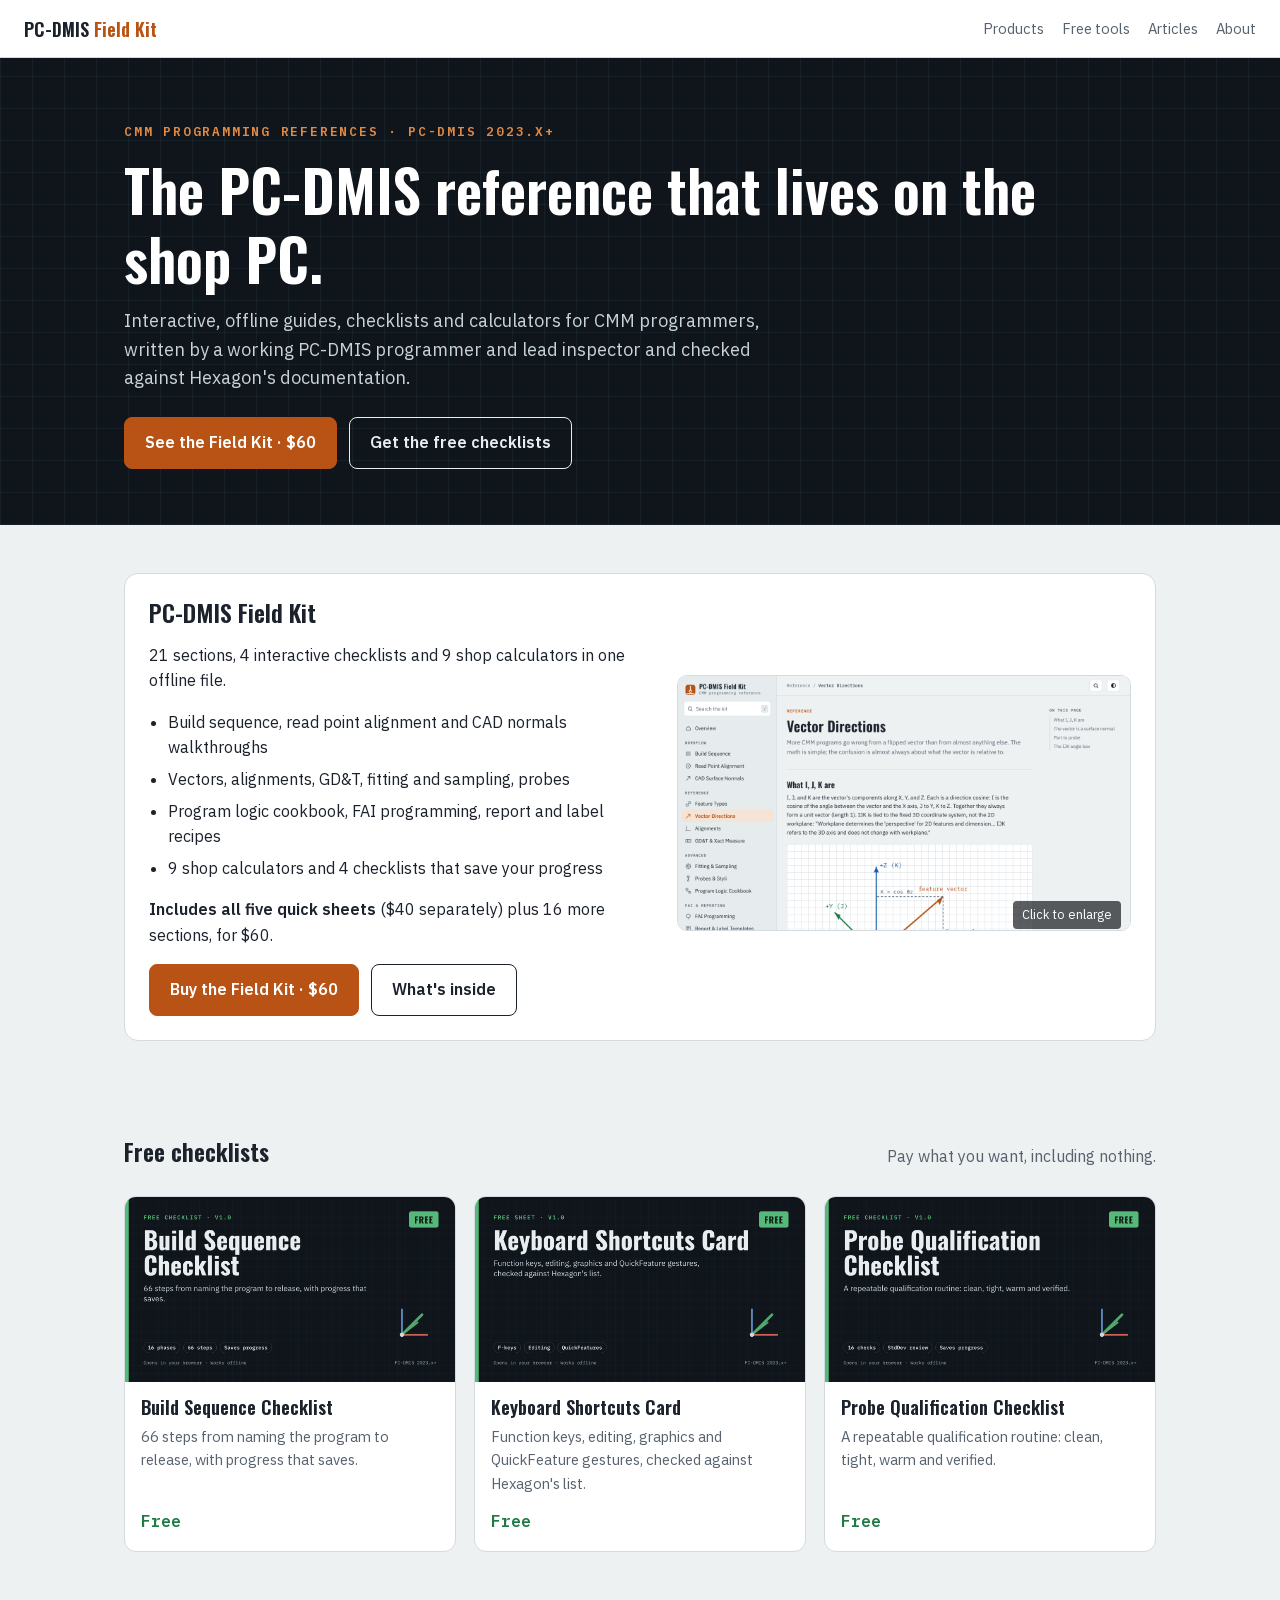
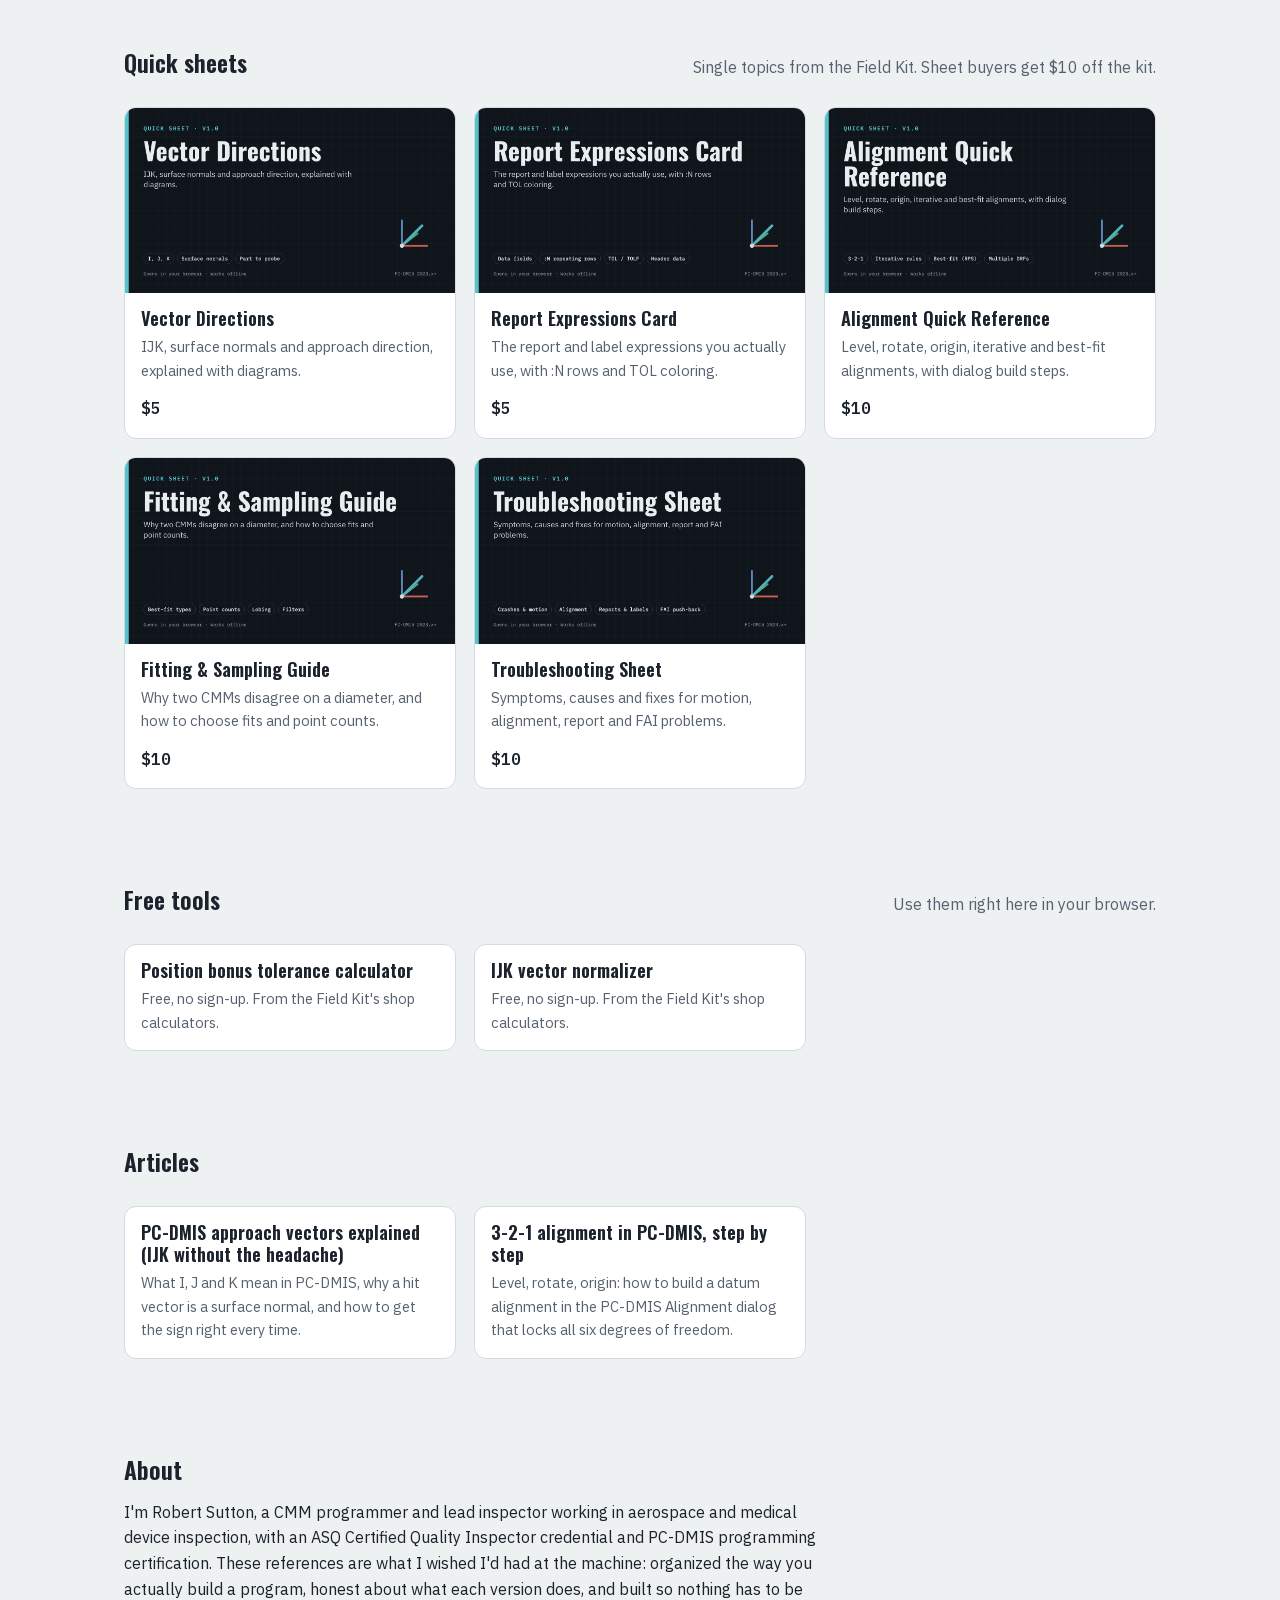
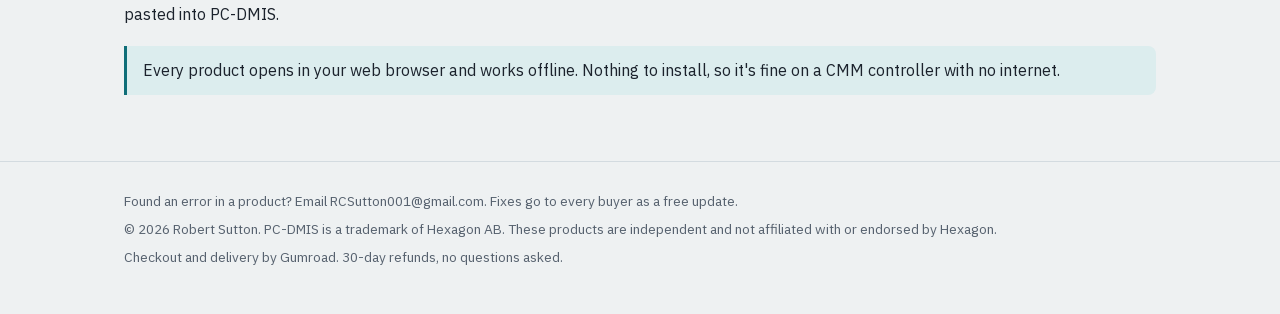
<file: index.html>
<!doctype html>
<html lang="en"><head><meta charset="utf-8"><meta name="viewport" content="width=device-width, initial-scale=1">
<title>PC-DMIS Field Kit · CMM programming references, checklists and calculators</title><meta name="description" content="Interactive offline PC-DMIS references for CMM programmers: the Field Kit, quick sheets, free checklists and free calculators.">
<meta name="google-site-verification" content="bzEy3Ui7NA8Xgs6R21f8UiRoLVncOtZVGTRN4a4JuvA">
<link rel="canonical" href="https://robbmx07.github.io/pc-dmis-tools/index.html">
<meta property="og:title" content="PC-DMIS Field Kit · CMM programming references, checklists and calculators"><meta property="og:description" content="Interactive offline PC-DMIS references for CMM programmers: the Field Kit, quick sheets, free checklists and free calculators.">
<meta property="og:type" content="website"><meta property="og:url" content="https://robbmx07.github.io/pc-dmis-tools/index.html"><meta property="og:image" content="https://robbmx07.github.io/pc-dmis-tools/img/field-kit-cover.png">
<meta name="twitter:card" content="summary_large_image">
<link rel="stylesheet" href="assets/fonts.css"><link rel="stylesheet" href="assets/site.css"><script type="application/ld+json">{"@context": "https://schema.org", "@type": "ItemList", "itemListElement": [{"@type": "ListItem", "position": 1, "url": "https://robbmx07.github.io/pc-dmis-tools/products/field-kit.html", "name": "PC-DMIS Field Kit"}, {"@type": "ListItem", "position": 2, "url": "https://robbmx07.github.io/pc-dmis-tools/products/vector-directions.html", "name": "Vector Directions"}, {"@type": "ListItem", "position": 3, "url": "https://robbmx07.github.io/pc-dmis-tools/products/report-expressions.html", "name": "Report Expressions Card"}, {"@type": "ListItem", "position": 4, "url": "https://robbmx07.github.io/pc-dmis-tools/products/alignment-reference.html", "name": "Alignment Quick Reference"}, {"@type": "ListItem", "position": 5, "url": "https://robbmx07.github.io/pc-dmis-tools/products/fitting-sampling.html", "name": "Fitting & Sampling Guide"}, {"@type": "ListItem", "position": 6, "url": "https://robbmx07.github.io/pc-dmis-tools/products/troubleshooting.html", "name": "Troubleshooting Sheet"}, {"@type": "ListItem", "position": 7, "url": "https://robbmx07.github.io/pc-dmis-tools/products/build-sequence.html", "name": "Build Sequence Checklist"}, {"@type": "ListItem", "position": 8, "url": "https://robbmx07.github.io/pc-dmis-tools/products/shortcuts.html", "name": "Keyboard Shortcuts Card"}, {"@type": "ListItem", "position": 9, "url": "https://robbmx07.github.io/pc-dmis-tools/products/probe-qualification.html", "name": "Probe Qualification Checklist"}]}</script><script data-goatcounter="https://robbmxstore.goatcounter.com/count" async src="https://gc.zgo.at/count.js"></script>
</head><body>
<nav class="nav"><a class="brand" href="index.html">PC-DMIS <span>Field Kit</span></a><span class="sp"></span>
<a class="l" href="index.html#products">Products</a><a class="l" href="tools/bonus-tolerance-calculator.html">Free tools</a><a class="l" href="index.html#articles">Articles</a><a class="l" href="index.html#about">About</a></nav>
<header class="hero"><div class="wrap"><div class="eb">CMM programming references · PC-DMIS 2023.x+</div>
<h1>The PC-DMIS reference that lives on the shop PC.</h1>
<p>Interactive, offline guides, checklists and calculators for CMM programmers, written by a working PC-DMIS programmer and lead inspector and checked against Hexagon's documentation.</p>
<div class="btns"><a class="btn" href="products/field-kit.html">See the Field Kit · $60</a><a class="btn ghost" href="#free">Get the free checklists</a></div></div></header>
<main>
<section><div class="wrap"><div class="feature"><div><h2>PC-DMIS Field Kit</h2>
<p>21 sections, 4 interactive checklists and 9 shop calculators in one offline file.</p><ul class="ticks"><li>Build sequence, read point alignment and CAD normals walkthroughs</li><li>Vectors, alignments, GD&amp;T, fitting and sampling, probes</li><li>Program logic cookbook, FAI programming, report and label recipes</li><li>9 shop calculators and 4 checklists that save your progress</li></ul>
<p><b>Includes all five quick sheets</b> ($40 separately) plus 16 more sections, for $60.</p>
<div class="btns"><a class="btn" href="https://robbmx.gumroad.com/l/field-kit?ref=site">Buy the Field Kit · $60</a><a class="btn ghost" href="products/field-kit.html" style="color:var(--text)">What's inside</a></div></div>
<a class="zoom" href="img/field-kit-preview-2.png"><img src="img/field-kit-preview-2.png" alt="Field Kit vector directions page" loading="lazy" width="1280" height="720"></a></div></div></section>
<section id="free"><div class="wrap"><div class="sec-h"><h2>Free checklists</h2><p>Pay what you want, including nothing.</p></div><div class="grid"><a class="card" href="products/build-sequence.html"><img src="img/build-sequence-cover.png" alt="Build Sequence Checklist cover" loading="lazy" width="1280" height="720"><div class="b"><h3>Build Sequence Checklist</h3><p>66 steps from naming the program to release, with progress that saves.</p><div class="price free">Free</div></div></a><a class="card" href="products/shortcuts.html"><img src="img/shortcuts-cover.png" alt="Keyboard Shortcuts Card cover" loading="lazy" width="1280" height="720"><div class="b"><h3>Keyboard Shortcuts Card</h3><p>Function keys, editing, graphics and QuickFeature gestures, checked against Hexagon&#x27;s list.</p><div class="price free">Free</div></div></a><a class="card" href="products/probe-qualification.html"><img src="img/probe-qualification-cover.png" alt="Probe Qualification Checklist cover" loading="lazy" width="1280" height="720"><div class="b"><h3>Probe Qualification Checklist</h3><p>A repeatable qualification routine: clean, tight, warm and verified.</p><div class="price free">Free</div></div></a></div></div></section>
<section id="products"><div class="wrap"><div class="sec-h"><h2>Quick sheets</h2><p>Single topics from the Field Kit. Sheet buyers get $10 off the kit.</p></div><div class="grid"><a class="card" href="products/vector-directions.html"><img src="img/vector-directions-cover.png" alt="Vector Directions cover" loading="lazy" width="1280" height="720"><div class="b"><h3>Vector Directions</h3><p>IJK, surface normals and approach direction, explained with diagrams.</p><div class="price">$5</div></div></a><a class="card" href="products/report-expressions.html"><img src="img/report-expressions-cover.png" alt="Report Expressions Card cover" loading="lazy" width="1280" height="720"><div class="b"><h3>Report Expressions Card</h3><p>The report and label expressions you actually use, with :N rows and TOL coloring.</p><div class="price">$5</div></div></a><a class="card" href="products/alignment-reference.html"><img src="img/alignment-reference-cover.png" alt="Alignment Quick Reference cover" loading="lazy" width="1280" height="720"><div class="b"><h3>Alignment Quick Reference</h3><p>Level, rotate, origin, iterative and best-fit alignments, with dialog build steps.</p><div class="price">$10</div></div></a><a class="card" href="products/fitting-sampling.html"><img src="img/fitting-sampling-cover.png" alt="Fitting &amp; Sampling Guide cover" loading="lazy" width="1280" height="720"><div class="b"><h3>Fitting &amp; Sampling Guide</h3><p>Why two CMMs disagree on a diameter, and how to choose fits and point counts.</p><div class="price">$10</div></div></a><a class="card" href="products/troubleshooting.html"><img src="img/troubleshooting-cover.png" alt="Troubleshooting Sheet cover" loading="lazy" width="1280" height="720"><div class="b"><h3>Troubleshooting Sheet</h3><p>Symptoms, causes and fixes for motion, alignment, report and FAI problems.</p><div class="price">$10</div></div></a></div></div></section>
<section><div class="wrap"><div class="sec-h"><h2>Free tools</h2><p>Use them right here in your browser.</p></div><div class="grid">
<a class="card" href="tools/bonus-tolerance-calculator.html"><div class="b"><h3>Position bonus tolerance calculator</h3><p>Free, no sign-up. From the Field Kit's shop calculators.</p></div></a><a class="card" href="tools/ijk-vector-normalizer.html"><div class="b"><h3>IJK vector normalizer</h3><p>Free, no sign-up. From the Field Kit's shop calculators.</p></div></a></div></div></section>
<section id="articles"><div class="wrap"><div class="sec-h"><h2>Articles</h2></div><div class="grid">
<a class="card" href="articles/pc-dmis-approach-vectors-explained.html"><div class="b"><h3>PC-DMIS approach vectors explained (IJK without the headache)</h3><p>What I, J and K mean in PC-DMIS, why a hit vector is a surface normal, and how to get the sign right every time.</p></div></a><a class="card" href="articles/3-2-1-alignment-in-pc-dmis.html"><div class="b"><h3>3-2-1 alignment in PC-DMIS, step by step</h3><p>Level, rotate, origin: how to build a datum alignment in the PC-DMIS Alignment dialog that locks all six degrees of freedom.</p></div></a></div></div></section>
<section id="about"><div class="wrap"><h2>About</h2><p style="max-width:70ch">I'm Robert Sutton, a CMM programmer and lead inspector working in aerospace and medical device inspection, with an ASQ Certified Quality Inspector credential and PC-DMIS programming certification. These references are what I wished I'd had at the machine: organized the way you actually build a program, honest about what each version does, and built so nothing has to be pasted into PC-DMIS.</p>
<div class="note">Every product opens in your web browser and works offline. Nothing to install, so it's fine on a CMM controller with no internet.</div></div></section>
</main>
<footer class="foot"><div class="wrap"><p>Found an error in a product? Email RCSutton001@gmail.com. Fixes go to every buyer as a free update.</p>
<p>© 2026 Robert Sutton. PC-DMIS is a trademark of Hexagon AB. These products are independent and not affiliated with or endorsed by Hexagon.</p>
<p>Checkout and delivery by Gumroad. 30-day refunds, no questions asked.</p></div></footer>
<div class="lb" id="lb" hidden><span class="hint">Click the image for full size. Esc or click outside to close.</span><button class="x" type="button" aria-label="Close">Close ✕</button><img alt=""></div>
<script>(function(){var lb=document.getElementById('lb');if(!lb)return;var im=lb.querySelector('img');
function close(){lb.hidden=true;lb.classList.remove('full');im.src='';document.body.style.overflow=''}
document.addEventListener('click',function(e){var a=e.target.closest&&e.target.closest('a.zoom');if(a){e.preventDefault();im.src=a.href;im.alt=(a.querySelector('img')||{}).alt||'';lb.hidden=false;document.body.style.overflow='hidden';lb.querySelector('.x').focus();return}
if(!lb.hidden){if(e.target===im){lb.classList.toggle('full');e.stopPropagation();return}if(lb.contains(e.target))close()}});
document.addEventListener('keydown',function(e){if(e.key==='Escape'&&!lb.hidden)close()});})();</script>
</body></html>
</file>
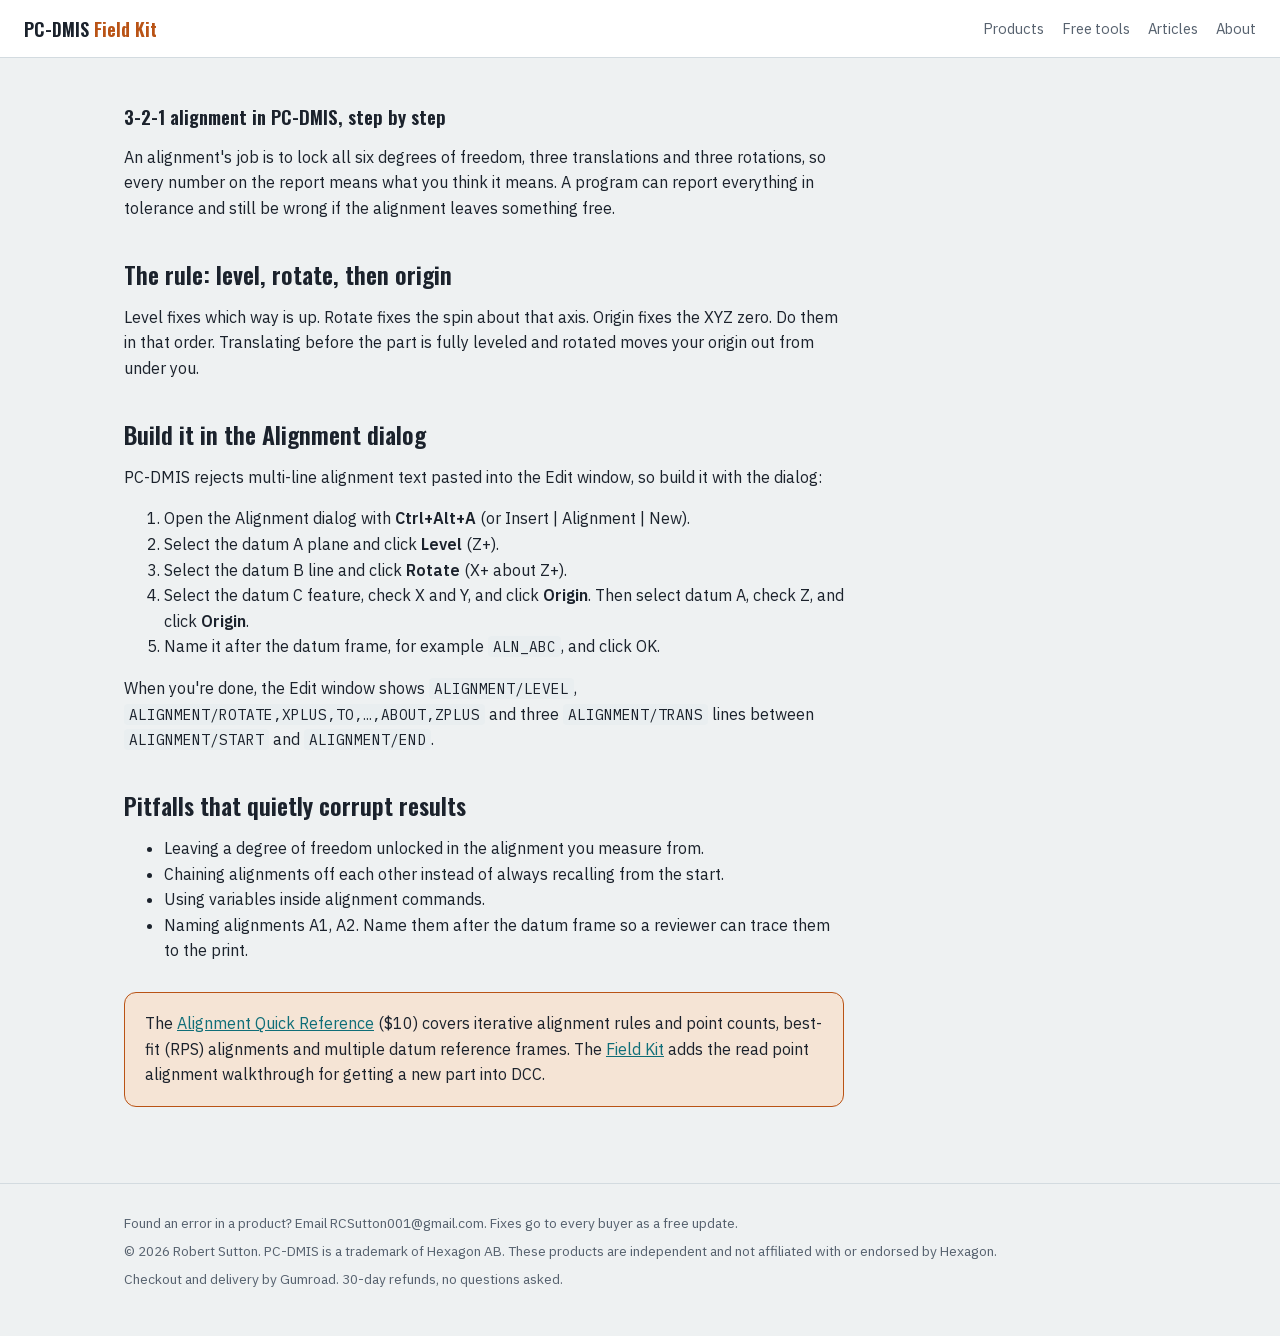
<file: articles/3-2-1-alignment-in-pc-dmis.html>
<!doctype html>
<html lang="en"><head><meta charset="utf-8"><meta name="viewport" content="width=device-width, initial-scale=1">
<title>3-2-1 alignment in PC-DMIS, step by step</title><meta name="description" content="Level, rotate, origin: how to build a datum alignment in the PC-DMIS Alignment dialog that locks all six degrees of freedom.">
<meta name="google-site-verification" content="bzEy3Ui7NA8Xgs6R21f8UiRoLVncOtZVGTRN4a4JuvA">
<link rel="canonical" href="https://robbmx07.github.io/pc-dmis-tools/articles/3-2-1-alignment-in-pc-dmis.html">
<meta property="og:title" content="3-2-1 alignment in PC-DMIS, step by step"><meta property="og:description" content="Level, rotate, origin: how to build a datum alignment in the PC-DMIS Alignment dialog that locks all six degrees of freedom.">
<meta property="og:type" content="website"><meta property="og:url" content="https://robbmx07.github.io/pc-dmis-tools/articles/3-2-1-alignment-in-pc-dmis.html"><meta property="og:image" content="https://robbmx07.github.io/pc-dmis-tools/img/alignment-reference-cover.png">
<meta name="twitter:card" content="summary_large_image">
<link rel="stylesheet" href="../assets/fonts.css"><link rel="stylesheet" href="../assets/site.css"><script data-goatcounter="https://robbmxstore.goatcounter.com/count" async src="https://gc.zgo.at/count.js"></script>
</head><body>
<nav class="nav"><a class="brand" href="../index.html">PC-DMIS <span>Field Kit</span></a><span class="sp"></span>
<a class="l" href="../index.html#products">Products</a><a class="l" href="../tools/bonus-tolerance-calculator.html">Free tools</a><a class="l" href="../index.html#articles">Articles</a><a class="l" href="../index.html#about">About</a></nav>
<main class="wrap"><section><article><h1>3-2-1 alignment in PC-DMIS, step by step</h1>
<p>An alignment's job is to lock all six degrees of freedom, three translations and three rotations, so every number on the report means what you think it means. A program can report everything in tolerance and still be wrong if the alignment leaves something free.</p>
<h2>The rule: level, rotate, then origin</h2><p>Level fixes which way is up. Rotate fixes the spin about that axis. Origin fixes the XYZ zero. Do them in that order. Translating before the part is fully leveled and rotated moves your origin out from under you.</p>
<h2>Build it in the Alignment dialog</h2><p>PC-DMIS rejects multi-line alignment text pasted into the Edit window, so build it with the dialog:</p>
<ol><li>Open the Alignment dialog with <b>Ctrl+Alt+A</b> (or Insert | Alignment | New).</li><li>Select the datum A plane and click <b>Level</b> (Z+).</li><li>Select the datum B line and click <b>Rotate</b> (X+ about Z+).</li><li>Select the datum C feature, check X and Y, and click <b>Origin</b>. Then select datum A, check Z, and click <b>Origin</b>.</li><li>Name it after the datum frame, for example <code>ALN_ABC</code>, and click OK.</li></ol>
<p>When you're done, the Edit window shows <code>ALIGNMENT/LEVEL</code>, <code>ALIGNMENT/ROTATE,XPLUS,TO,…,ABOUT,ZPLUS</code> and three <code>ALIGNMENT/TRANS</code> lines between <code>ALIGNMENT/START</code> and <code>ALIGNMENT/END</code>.</p>
<h2>Pitfalls that quietly corrupt results</h2><ul><li>Leaving a degree of freedom unlocked in the alignment you measure from.</li><li>Chaining alignments off each other instead of always recalling from the start.</li><li>Using variables inside alignment commands.</li><li>Naming alignments A1, A2. Name them after the datum frame so a reviewer can trace them to the print.</li></ul>
<div class="cta">The <a href="../products/alignment-reference.html">Alignment Quick Reference</a> ($10) covers iterative alignment rules and point counts, best-fit (RPS) alignments and multiple datum reference frames. The <a href="../products/field-kit.html">Field Kit</a> adds the read point alignment walkthrough for getting a new part into DCC.</div>
</article></section></main>
<footer class="foot"><div class="wrap"><p>Found an error in a product? Email RCSutton001@gmail.com. Fixes go to every buyer as a free update.</p>
<p>© 2026 Robert Sutton. PC-DMIS is a trademark of Hexagon AB. These products are independent and not affiliated with or endorsed by Hexagon.</p>
<p>Checkout and delivery by Gumroad. 30-day refunds, no questions asked.</p></div></footer>
<div class="lb" id="lb" hidden><span class="hint">Click the image for full size. Esc or click outside to close.</span><button class="x" type="button" aria-label="Close">Close ✕</button><img alt=""></div>
<script>(function(){var lb=document.getElementById('lb');if(!lb)return;var im=lb.querySelector('img');
function close(){lb.hidden=true;lb.classList.remove('full');im.src='';document.body.style.overflow=''}
document.addEventListener('click',function(e){var a=e.target.closest&&e.target.closest('a.zoom');if(a){e.preventDefault();im.src=a.href;im.alt=(a.querySelector('img')||{}).alt||'';lb.hidden=false;document.body.style.overflow='hidden';lb.querySelector('.x').focus();return}
if(!lb.hidden){if(e.target===im){lb.classList.toggle('full');e.stopPropagation();return}if(lb.contains(e.target))close()}});
document.addEventListener('keydown',function(e){if(e.key==='Escape'&&!lb.hidden)close()});})();</script>
</body></html>
</file>
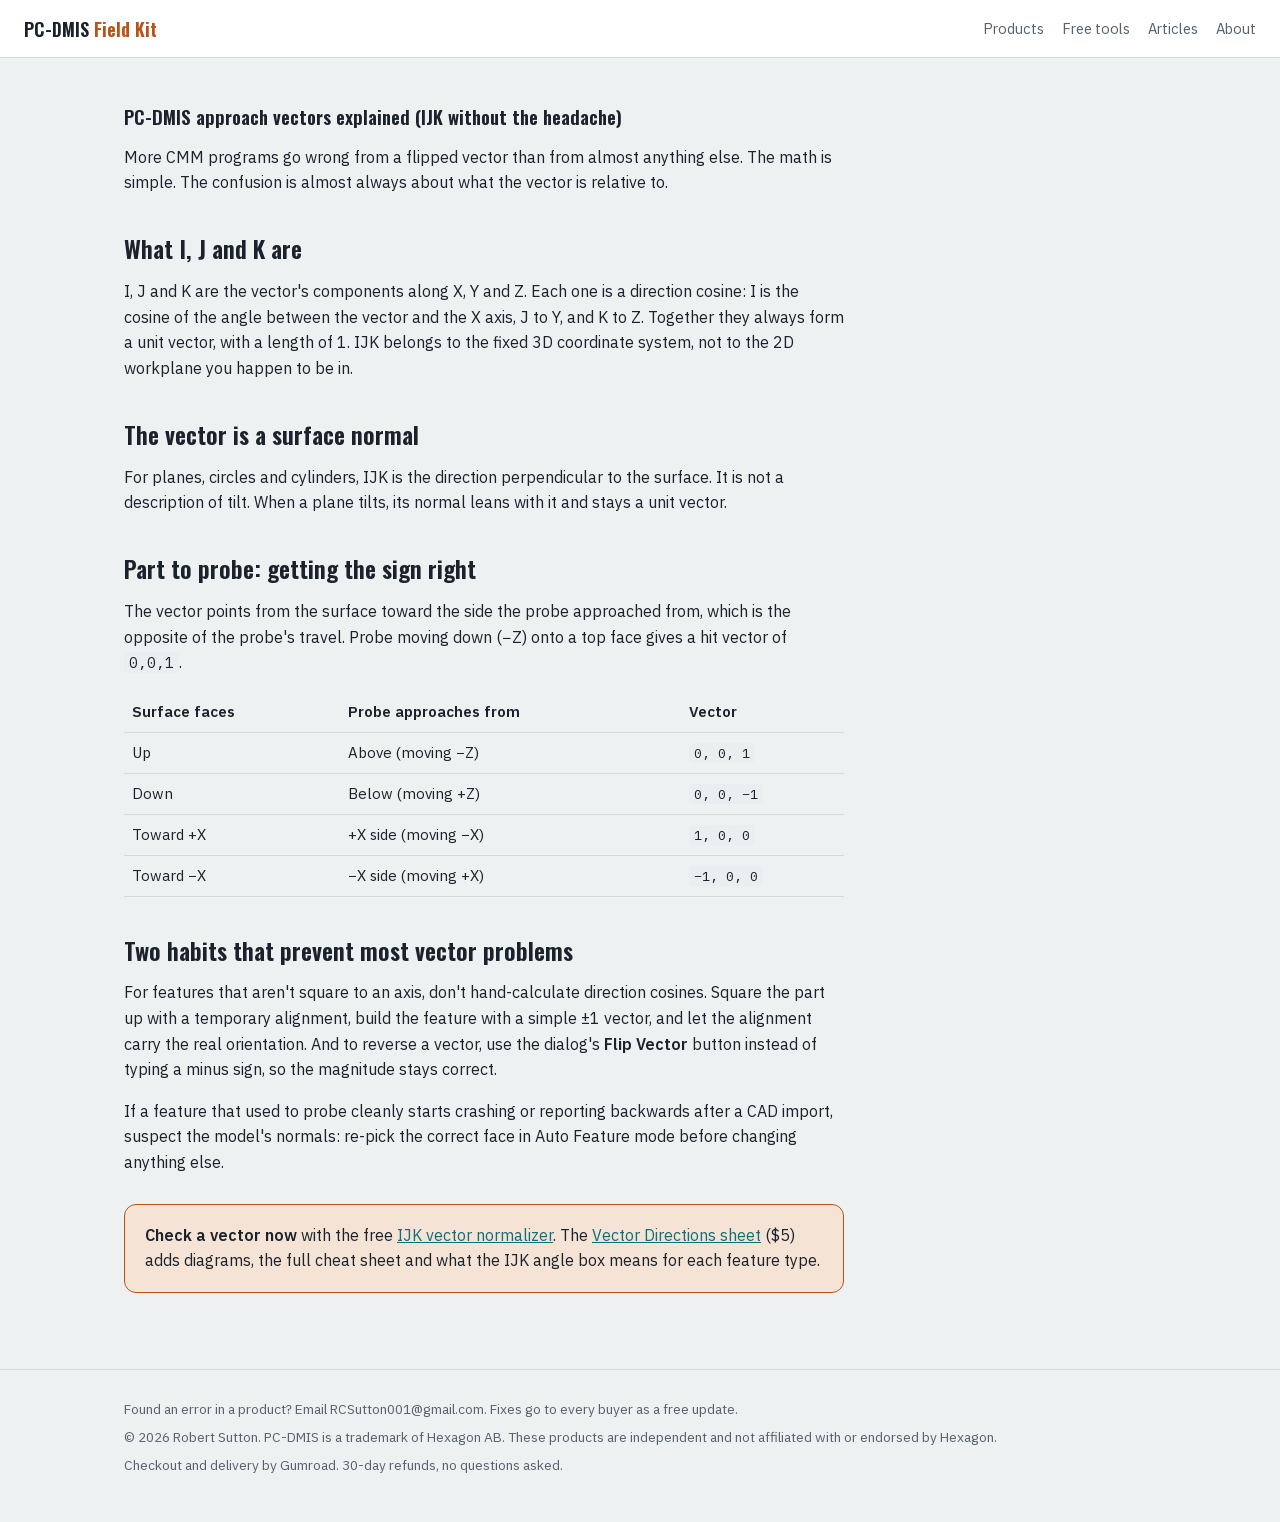
<file: articles/pc-dmis-approach-vectors-explained.html>
<!doctype html>
<html lang="en"><head><meta charset="utf-8"><meta name="viewport" content="width=device-width, initial-scale=1">
<title>PC-DMIS approach vectors explained (IJK without the headache)</title><meta name="description" content="What I, J and K mean in PC-DMIS, why a hit vector is a surface normal, and how to get the sign right every time.">
<meta name="google-site-verification" content="bzEy3Ui7NA8Xgs6R21f8UiRoLVncOtZVGTRN4a4JuvA">
<link rel="canonical" href="https://robbmx07.github.io/pc-dmis-tools/articles/pc-dmis-approach-vectors-explained.html">
<meta property="og:title" content="PC-DMIS approach vectors explained (IJK without the headache)"><meta property="og:description" content="What I, J and K mean in PC-DMIS, why a hit vector is a surface normal, and how to get the sign right every time.">
<meta property="og:type" content="website"><meta property="og:url" content="https://robbmx07.github.io/pc-dmis-tools/articles/pc-dmis-approach-vectors-explained.html"><meta property="og:image" content="https://robbmx07.github.io/pc-dmis-tools/img/vector-directions-cover.png">
<meta name="twitter:card" content="summary_large_image">
<link rel="stylesheet" href="../assets/fonts.css"><link rel="stylesheet" href="../assets/site.css"><script data-goatcounter="https://robbmxstore.goatcounter.com/count" async src="https://gc.zgo.at/count.js"></script>
</head><body>
<nav class="nav"><a class="brand" href="../index.html">PC-DMIS <span>Field Kit</span></a><span class="sp"></span>
<a class="l" href="../index.html#products">Products</a><a class="l" href="../tools/bonus-tolerance-calculator.html">Free tools</a><a class="l" href="../index.html#articles">Articles</a><a class="l" href="../index.html#about">About</a></nav>
<main class="wrap"><section><article><h1>PC-DMIS approach vectors explained (IJK without the headache)</h1>
<p>More CMM programs go wrong from a flipped vector than from almost anything else. The math is simple. The confusion is almost always about what the vector is relative to.</p>
<h2>What I, J and K are</h2><p>I, J and K are the vector's components along X, Y and Z. Each one is a direction cosine: I is the cosine of the angle between the vector and the X axis, J to Y, and K to Z. Together they always form a unit vector, with a length of 1. IJK belongs to the fixed 3D coordinate system, not to the 2D workplane you happen to be in.</p>
<h2>The vector is a surface normal</h2><p>For planes, circles and cylinders, IJK is the direction perpendicular to the surface. It is not a description of tilt. When a plane tilts, its normal leans with it and stays a unit vector.</p>
<h2>Part to probe: getting the sign right</h2><p>The vector points from the surface toward the side the probe approached from, which is the opposite of the probe's travel. Probe moving down (−Z) onto a top face gives a hit vector of <code>0,0,1</code>.</p>
<table><thead><tr><th>Surface faces</th><th>Probe approaches from</th><th>Vector</th></tr></thead><tbody>
<tr><td>Up</td><td>Above (moving −Z)</td><td><code>0, 0, 1</code></td></tr><tr><td>Down</td><td>Below (moving +Z)</td><td><code>0, 0, −1</code></td></tr>
<tr><td>Toward +X</td><td>+X side (moving −X)</td><td><code>1, 0, 0</code></td></tr><tr><td>Toward −X</td><td>−X side (moving +X)</td><td><code>−1, 0, 0</code></td></tr></tbody></table>
<h2>Two habits that prevent most vector problems</h2><p>For features that aren't square to an axis, don't hand-calculate direction cosines. Square the part up with a temporary alignment, build the feature with a simple ±1 vector, and let the alignment carry the real orientation. And to reverse a vector, use the dialog's <b>Flip Vector</b> button instead of typing a minus sign, so the magnitude stays correct.</p>
<p>If a feature that used to probe cleanly starts crashing or reporting backwards after a CAD import, suspect the model's normals: re-pick the correct face in Auto Feature mode before changing anything else.</p>
<div class="cta"><b>Check a vector now</b> with the free <a href="../tools/ijk-vector-normalizer.html">IJK vector normalizer</a>. The <a href="../products/vector-directions.html">Vector Directions sheet</a> ($5) adds diagrams, the full cheat sheet and what the IJK angle box means for each feature type.</div>
</article></section></main>
<footer class="foot"><div class="wrap"><p>Found an error in a product? Email RCSutton001@gmail.com. Fixes go to every buyer as a free update.</p>
<p>© 2026 Robert Sutton. PC-DMIS is a trademark of Hexagon AB. These products are independent and not affiliated with or endorsed by Hexagon.</p>
<p>Checkout and delivery by Gumroad. 30-day refunds, no questions asked.</p></div></footer>
<div class="lb" id="lb" hidden><span class="hint">Click the image for full size. Esc or click outside to close.</span><button class="x" type="button" aria-label="Close">Close ✕</button><img alt=""></div>
<script>(function(){var lb=document.getElementById('lb');if(!lb)return;var im=lb.querySelector('img');
function close(){lb.hidden=true;lb.classList.remove('full');im.src='';document.body.style.overflow=''}
document.addEventListener('click',function(e){var a=e.target.closest&&e.target.closest('a.zoom');if(a){e.preventDefault();im.src=a.href;im.alt=(a.querySelector('img')||{}).alt||'';lb.hidden=false;document.body.style.overflow='hidden';lb.querySelector('.x').focus();return}
if(!lb.hidden){if(e.target===im){lb.classList.toggle('full');e.stopPropagation();return}if(lb.contains(e.target))close()}});
document.addEventListener('keydown',function(e){if(e.key==='Escape'&&!lb.hidden)close()});})();</script>
</body></html>
</file>
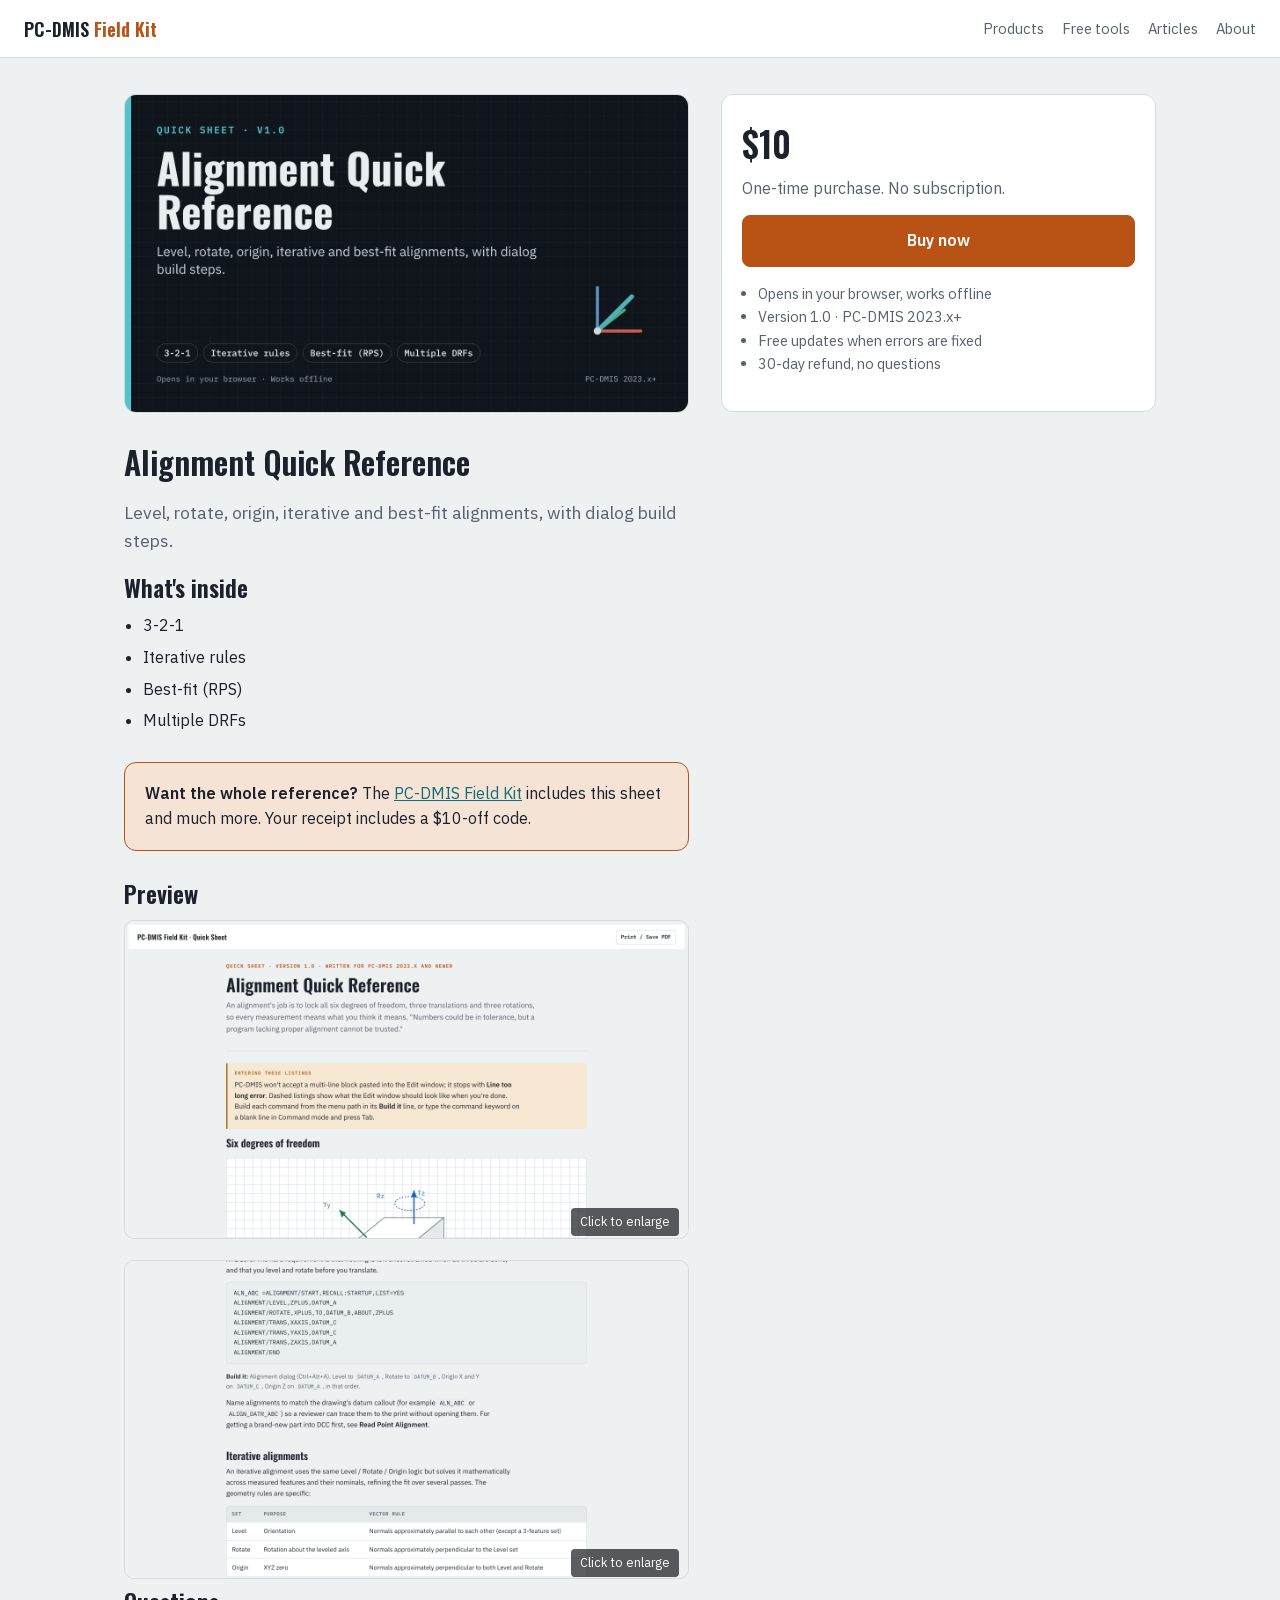
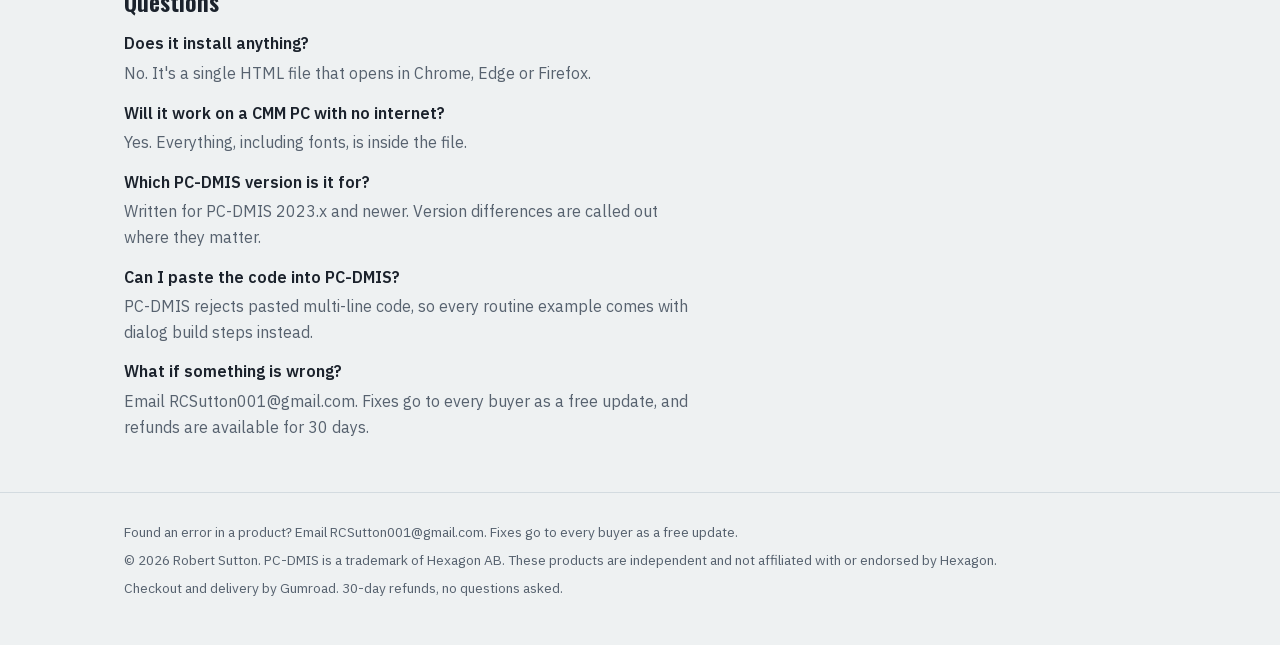
<file: products/alignment-reference.html>
<!doctype html>
<html lang="en"><head><meta charset="utf-8"><meta name="viewport" content="width=device-width, initial-scale=1">
<title>Alignment Quick Reference for PC-DMIS · $10</title><meta name="description" content="Level, rotate, origin, iterative and best-fit alignments, with dialog build steps.">
<meta name="google-site-verification" content="bzEy3Ui7NA8Xgs6R21f8UiRoLVncOtZVGTRN4a4JuvA">
<link rel="canonical" href="https://robbmx07.github.io/pc-dmis-tools/products/alignment-reference.html">
<meta property="og:title" content="Alignment Quick Reference for PC-DMIS · $10"><meta property="og:description" content="Level, rotate, origin, iterative and best-fit alignments, with dialog build steps.">
<meta property="og:type" content="website"><meta property="og:url" content="https://robbmx07.github.io/pc-dmis-tools/products/alignment-reference.html"><meta property="og:image" content="https://robbmx07.github.io/pc-dmis-tools/img/alignment-reference-cover.png">
<meta name="twitter:card" content="summary_large_image">
<link rel="stylesheet" href="../assets/fonts.css"><link rel="stylesheet" href="../assets/site.css"><script type="application/ld+json">{"@context": "https://schema.org", "@type": "Product", "name": "Alignment Quick Reference", "description": "Level, rotate, origin, iterative and best-fit alignments, with dialog build steps.", "image": "https://robbmx07.github.io/pc-dmis-tools/img/alignment-reference-cover.png", "brand": {"@type": "Brand", "name": "PC-DMIS Field Kit"}, "offers": {"@type": "Offer", "price": "10", "priceCurrency": "USD", "availability": "https://schema.org/InStock", "url": "https://robbmx.gumroad.com/l/alignment-reference"}}</script><script data-goatcounter="https://robbmxstore.goatcounter.com/count" async src="https://gc.zgo.at/count.js"></script>
</head><body>
<nav class="nav"><a class="brand" href="../index.html">PC-DMIS <span>Field Kit</span></a><span class="sp"></span>
<a class="l" href="../index.html#products">Products</a><a class="l" href="../tools/bonus-tolerance-calculator.html">Free tools</a><a class="l" href="../index.html#articles">Articles</a><a class="l" href="../index.html#about">About</a></nav>
<main class="wrap"><div class="prod"><div><img class="cover" src="../img/alignment-reference-cover.png" alt="Alignment Quick Reference cover" width="1280" height="720">
<h1 style="margin-top:22px">Alignment Quick Reference</h1><p style="font-size:1.1rem;color:var(--muted)">Level, rotate, origin, iterative and best-fit alignments, with dialog build steps.</p>
<h2>What's inside</h2><ul class="ticks"><li>3-2-1</li><li>Iterative rules</li><li>Best-fit (RPS)</li><li>Multiple DRFs</li></ul><div class="cta"><b>Want the whole reference?</b> The <a href="field-kit.html">PC-DMIS Field Kit</a> includes this sheet and much more. Your receipt includes a $10-off code.</div>
<h2>Preview</h2><div class="shots"><a class="zoom" href="../img/alignment-reference-preview-1.png"><img src="../img/alignment-reference-preview-1.png" alt="Alignment Quick Reference preview 1" loading="lazy" width="1280" height="720"></a><a class="zoom" href="../img/alignment-reference-preview-2.png"><img src="../img/alignment-reference-preview-2.png" alt="Alignment Quick Reference preview 2" loading="lazy" width="1280" height="720"></a></div>
<h2>Questions</h2><dl class="faq"><dt>Does it install anything?</dt><dd>No. It&#x27;s a single HTML file that opens in Chrome, Edge or Firefox.</dd><dt>Will it work on a CMM PC with no internet?</dt><dd>Yes. Everything, including fonts, is inside the file.</dd><dt>Which PC-DMIS version is it for?</dt><dd>Written for PC-DMIS 2023.x and newer. Version differences are called out where they matter.</dd><dt>Can I paste the code into PC-DMIS?</dt><dd>PC-DMIS rejects pasted multi-line code, so every routine example comes with dialog build steps instead.</dd><dt>What if something is wrong?</dt><dd>Email RCSutton001@gmail.com. Fixes go to every buyer as a free update, and refunds are available for 30 days.</dd></dl></div>
<aside class="buybox"><div class="p">$10</div><p style="margin:4px 0 14px;color:var(--muted)">One-time purchase. No subscription.</p>
<a class="btn" style="width:100%;justify-content:center" href="https://robbmx.gumroad.com/l/alignment-reference?ref=site">Buy now</a>
<ul><li>Opens in your browser, works offline</li><li>Version 1.0 · PC-DMIS 2023.x+</li><li>Free updates when errors are fixed</li><li>30-day refund, no questions</li></ul></aside></div></main>
<footer class="foot"><div class="wrap"><p>Found an error in a product? Email RCSutton001@gmail.com. Fixes go to every buyer as a free update.</p>
<p>© 2026 Robert Sutton. PC-DMIS is a trademark of Hexagon AB. These products are independent and not affiliated with or endorsed by Hexagon.</p>
<p>Checkout and delivery by Gumroad. 30-day refunds, no questions asked.</p></div></footer>
<div class="lb" id="lb" hidden><span class="hint">Click the image for full size. Esc or click outside to close.</span><button class="x" type="button" aria-label="Close">Close ✕</button><img alt=""></div>
<script>(function(){var lb=document.getElementById('lb');if(!lb)return;var im=lb.querySelector('img');
function close(){lb.hidden=true;lb.classList.remove('full');im.src='';document.body.style.overflow=''}
document.addEventListener('click',function(e){var a=e.target.closest&&e.target.closest('a.zoom');if(a){e.preventDefault();im.src=a.href;im.alt=(a.querySelector('img')||{}).alt||'';lb.hidden=false;document.body.style.overflow='hidden';lb.querySelector('.x').focus();return}
if(!lb.hidden){if(e.target===im){lb.classList.toggle('full');e.stopPropagation();return}if(lb.contains(e.target))close()}});
document.addEventListener('keydown',function(e){if(e.key==='Escape'&&!lb.hidden)close()});})();</script>
</body></html>
</file>
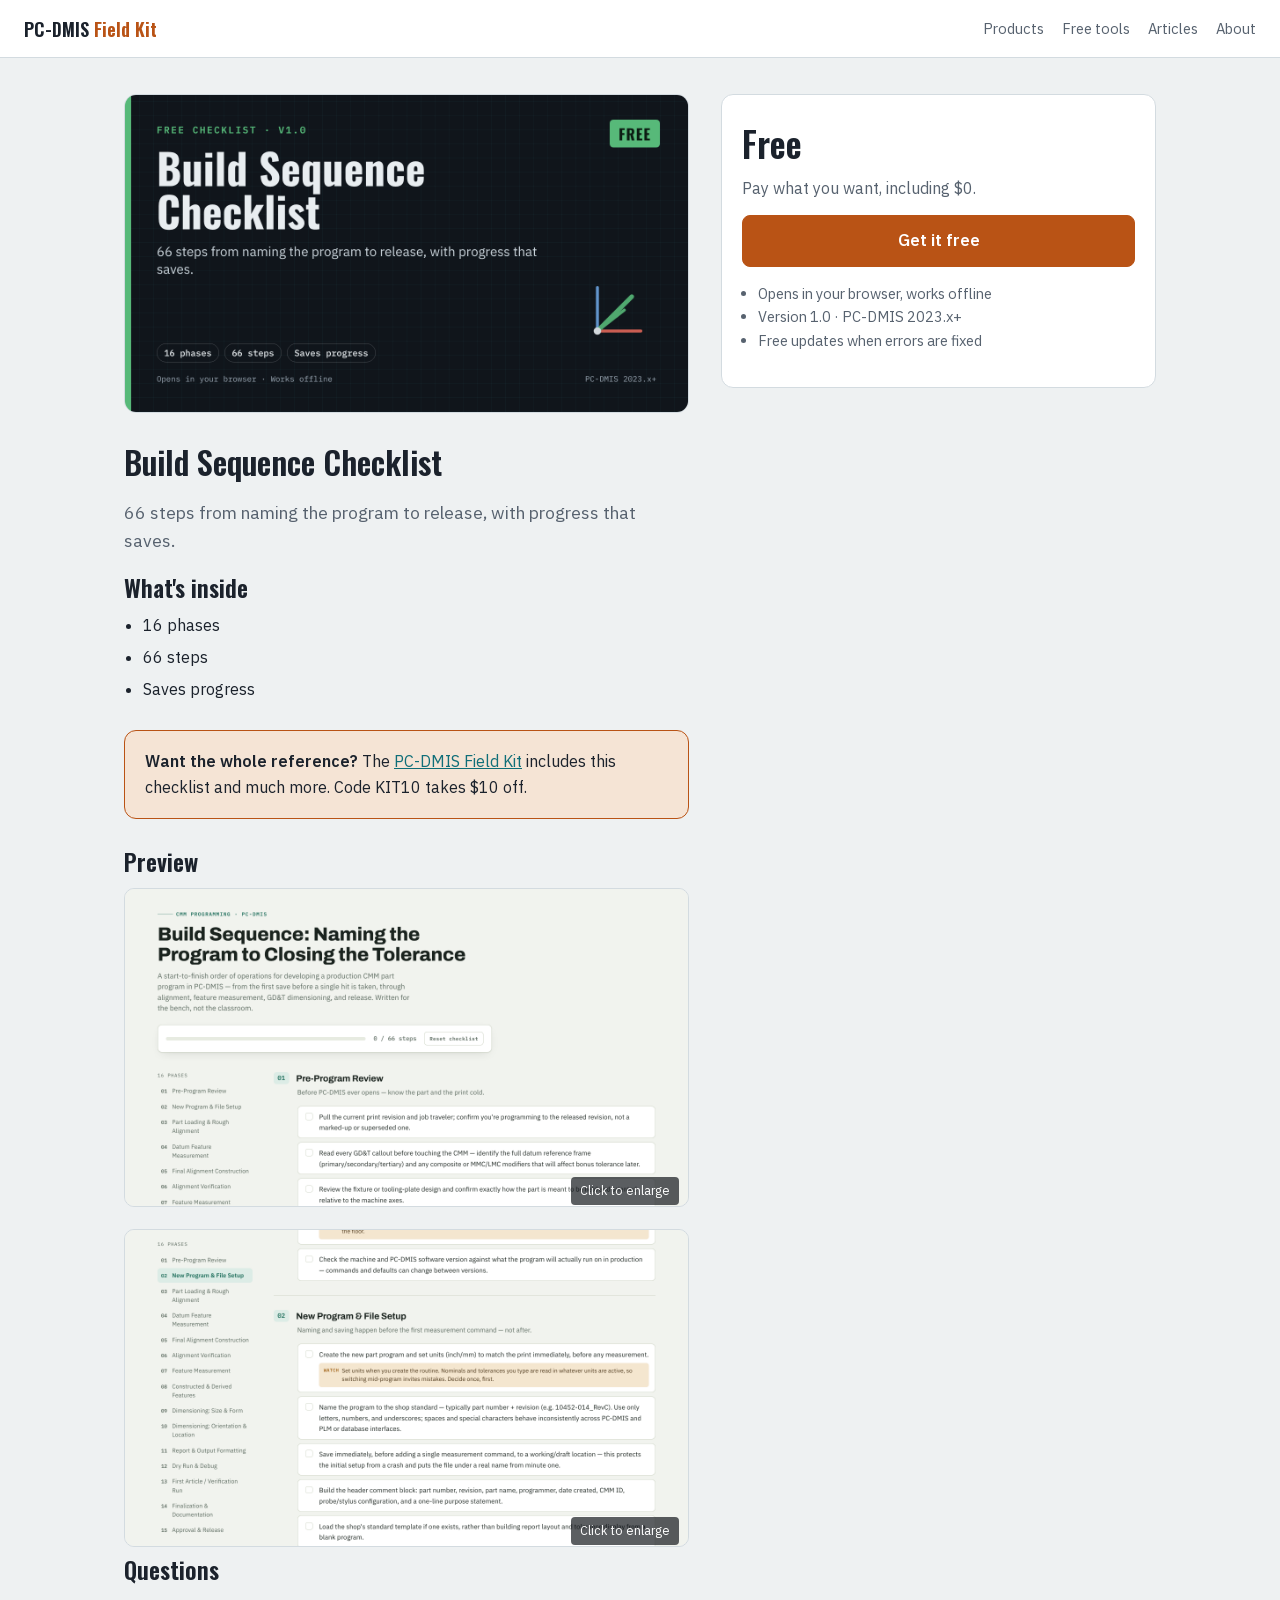
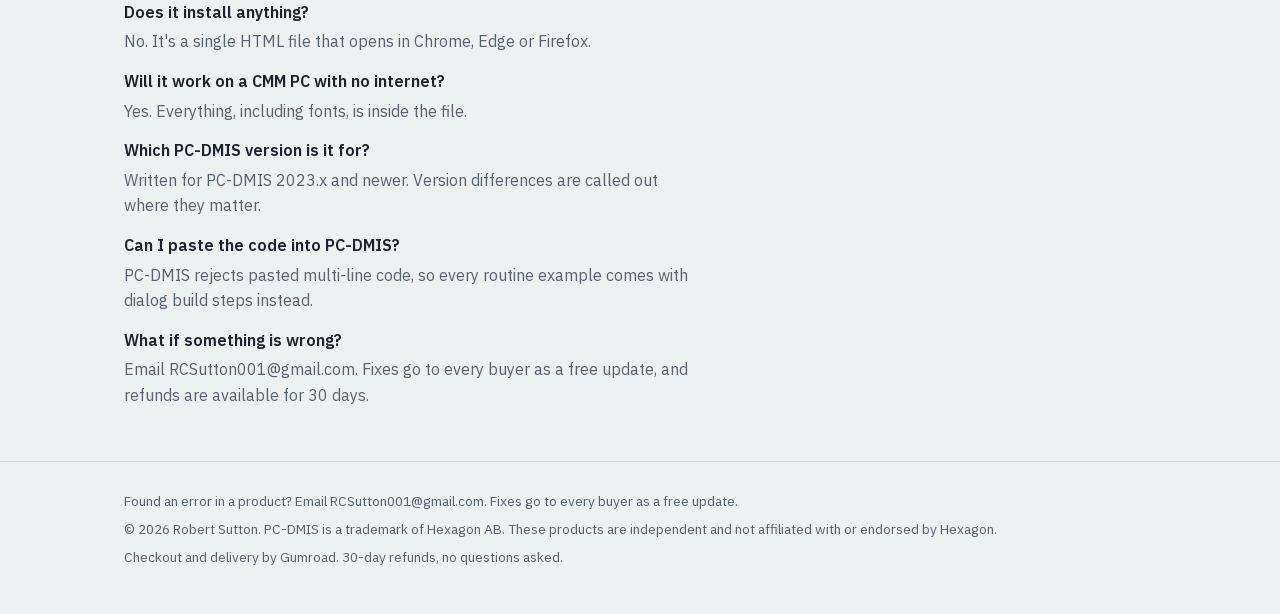
<file: products/build-sequence.html>
<!doctype html>
<html lang="en"><head><meta charset="utf-8"><meta name="viewport" content="width=device-width, initial-scale=1">
<title>Build Sequence Checklist for PC-DMIS · Free</title><meta name="description" content="66 steps from naming the program to release, with progress that saves.">
<meta name="google-site-verification" content="bzEy3Ui7NA8Xgs6R21f8UiRoLVncOtZVGTRN4a4JuvA">
<link rel="canonical" href="https://robbmx07.github.io/pc-dmis-tools/products/build-sequence.html">
<meta property="og:title" content="Build Sequence Checklist for PC-DMIS · Free"><meta property="og:description" content="66 steps from naming the program to release, with progress that saves.">
<meta property="og:type" content="website"><meta property="og:url" content="https://robbmx07.github.io/pc-dmis-tools/products/build-sequence.html"><meta property="og:image" content="https://robbmx07.github.io/pc-dmis-tools/img/build-sequence-cover.png">
<meta name="twitter:card" content="summary_large_image">
<link rel="stylesheet" href="../assets/fonts.css"><link rel="stylesheet" href="../assets/site.css"><script type="application/ld+json">{"@context": "https://schema.org", "@type": "Product", "name": "Build Sequence Checklist", "description": "66 steps from naming the program to release, with progress that saves.", "image": "https://robbmx07.github.io/pc-dmis-tools/img/build-sequence-cover.png", "brand": {"@type": "Brand", "name": "PC-DMIS Field Kit"}, "offers": {"@type": "Offer", "price": "0", "priceCurrency": "USD", "availability": "https://schema.org/InStock", "url": "https://robbmx.gumroad.com/l/build-sequence"}}</script><script data-goatcounter="https://robbmxstore.goatcounter.com/count" async src="https://gc.zgo.at/count.js"></script>
</head><body>
<nav class="nav"><a class="brand" href="../index.html">PC-DMIS <span>Field Kit</span></a><span class="sp"></span>
<a class="l" href="../index.html#products">Products</a><a class="l" href="../tools/bonus-tolerance-calculator.html">Free tools</a><a class="l" href="../index.html#articles">Articles</a><a class="l" href="../index.html#about">About</a></nav>
<main class="wrap"><div class="prod"><div><img class="cover" src="../img/build-sequence-cover.png" alt="Build Sequence Checklist cover" width="1280" height="720">
<h1 style="margin-top:22px">Build Sequence Checklist</h1><p style="font-size:1.1rem;color:var(--muted)">66 steps from naming the program to release, with progress that saves.</p>
<h2>What's inside</h2><ul class="ticks"><li>16 phases</li><li>66 steps</li><li>Saves progress</li></ul><div class="cta"><b>Want the whole reference?</b> The <a href="field-kit.html">PC-DMIS Field Kit</a> includes this checklist and much more. Code KIT10 takes $10 off.</div>
<h2>Preview</h2><div class="shots"><a class="zoom" href="../img/build-sequence-preview-1.png"><img src="../img/build-sequence-preview-1.png" alt="Build Sequence Checklist preview 1" loading="lazy" width="1280" height="720"></a><a class="zoom" href="../img/build-sequence-preview-2.png"><img src="../img/build-sequence-preview-2.png" alt="Build Sequence Checklist preview 2" loading="lazy" width="1280" height="720"></a></div>
<h2>Questions</h2><dl class="faq"><dt>Does it install anything?</dt><dd>No. It&#x27;s a single HTML file that opens in Chrome, Edge or Firefox.</dd><dt>Will it work on a CMM PC with no internet?</dt><dd>Yes. Everything, including fonts, is inside the file.</dd><dt>Which PC-DMIS version is it for?</dt><dd>Written for PC-DMIS 2023.x and newer. Version differences are called out where they matter.</dd><dt>Can I paste the code into PC-DMIS?</dt><dd>PC-DMIS rejects pasted multi-line code, so every routine example comes with dialog build steps instead.</dd><dt>What if something is wrong?</dt><dd>Email RCSutton001@gmail.com. Fixes go to every buyer as a free update, and refunds are available for 30 days.</dd></dl></div>
<aside class="buybox"><div class="p">Free</div><p style="margin:4px 0 14px;color:var(--muted)">Pay what you want, including $0.</p>
<a class="btn" style="width:100%;justify-content:center" href="https://robbmx.gumroad.com/l/build-sequence?ref=site">Get it free</a>
<ul><li>Opens in your browser, works offline</li><li>Version 1.0 · PC-DMIS 2023.x+</li><li>Free updates when errors are fixed</li></ul></aside></div></main>
<footer class="foot"><div class="wrap"><p>Found an error in a product? Email RCSutton001@gmail.com. Fixes go to every buyer as a free update.</p>
<p>© 2026 Robert Sutton. PC-DMIS is a trademark of Hexagon AB. These products are independent and not affiliated with or endorsed by Hexagon.</p>
<p>Checkout and delivery by Gumroad. 30-day refunds, no questions asked.</p></div></footer>
<div class="lb" id="lb" hidden><span class="hint">Click the image for full size. Esc or click outside to close.</span><button class="x" type="button" aria-label="Close">Close ✕</button><img alt=""></div>
<script>(function(){var lb=document.getElementById('lb');if(!lb)return;var im=lb.querySelector('img');
function close(){lb.hidden=true;lb.classList.remove('full');im.src='';document.body.style.overflow=''}
document.addEventListener('click',function(e){var a=e.target.closest&&e.target.closest('a.zoom');if(a){e.preventDefault();im.src=a.href;im.alt=(a.querySelector('img')||{}).alt||'';lb.hidden=false;document.body.style.overflow='hidden';lb.querySelector('.x').focus();return}
if(!lb.hidden){if(e.target===im){lb.classList.toggle('full');e.stopPropagation();return}if(lb.contains(e.target))close()}});
document.addEventListener('keydown',function(e){if(e.key==='Escape'&&!lb.hidden)close()});})();</script>
</body></html>
</file>
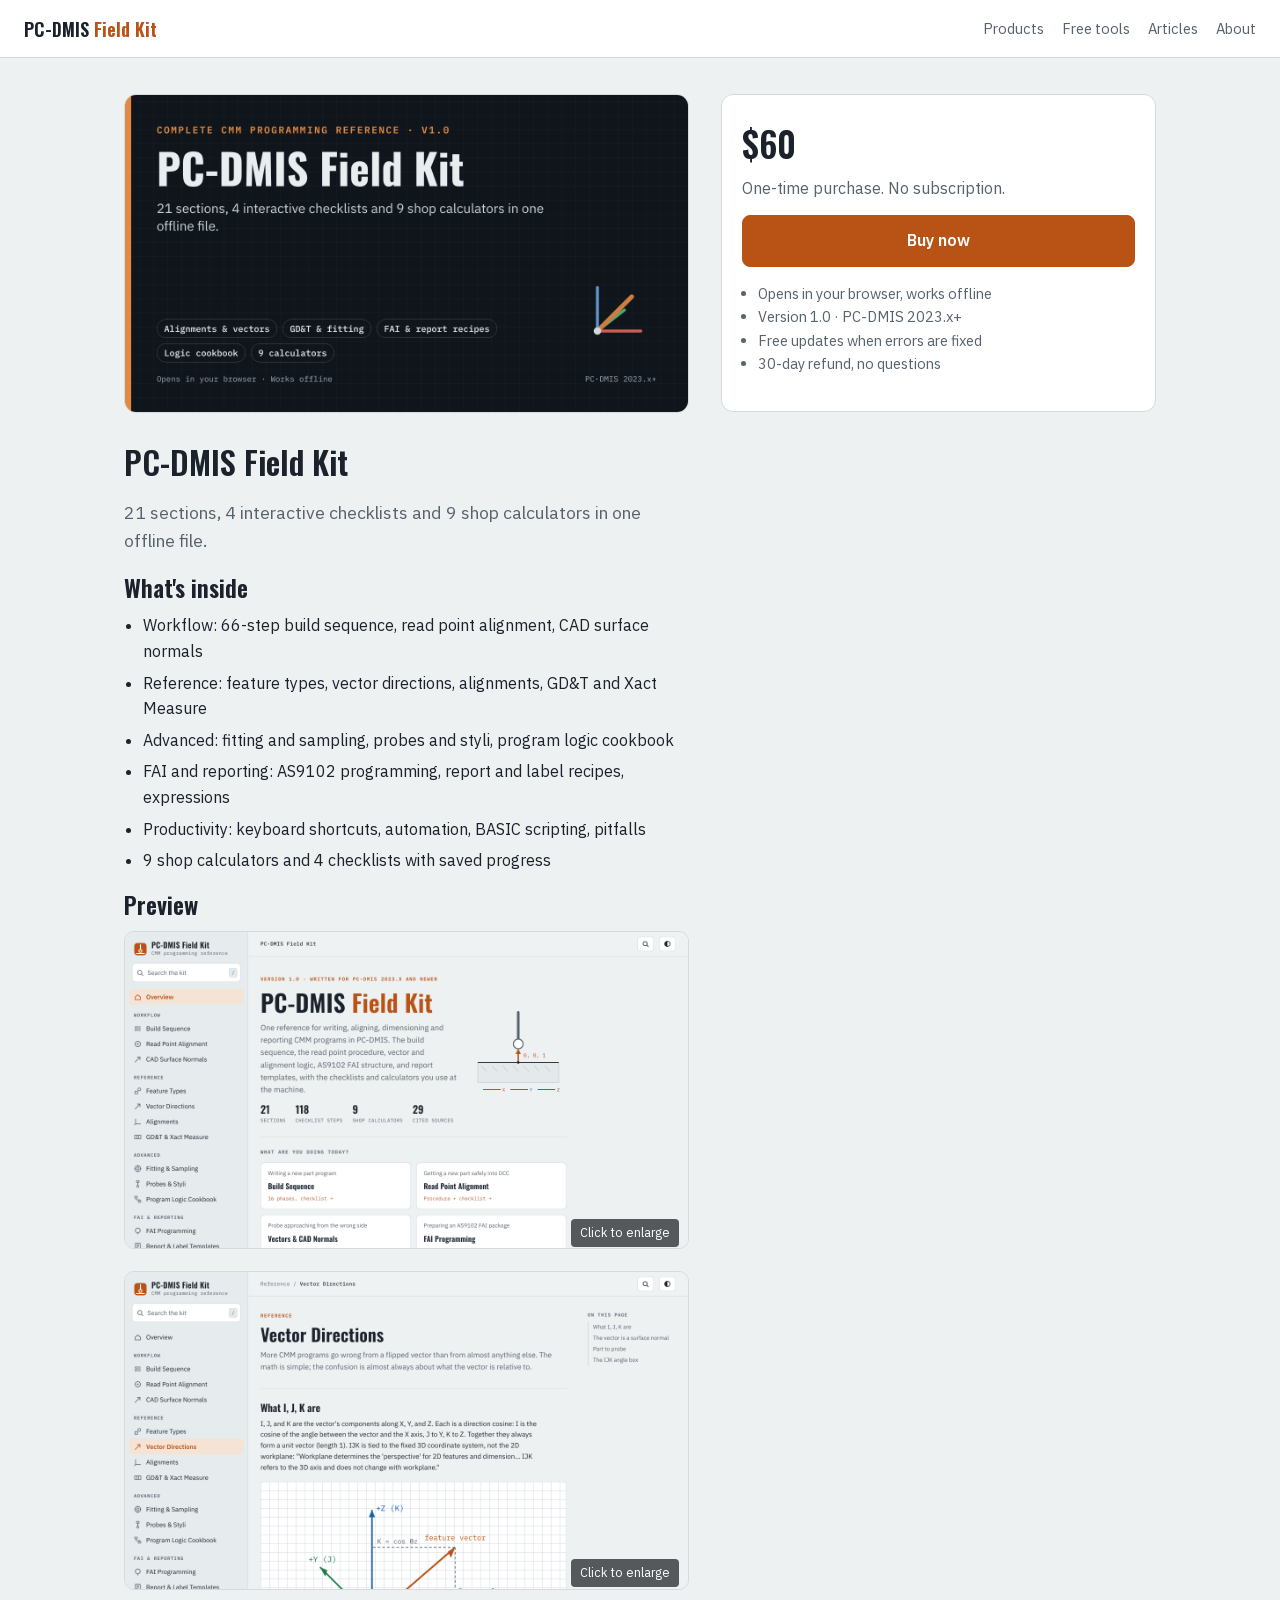
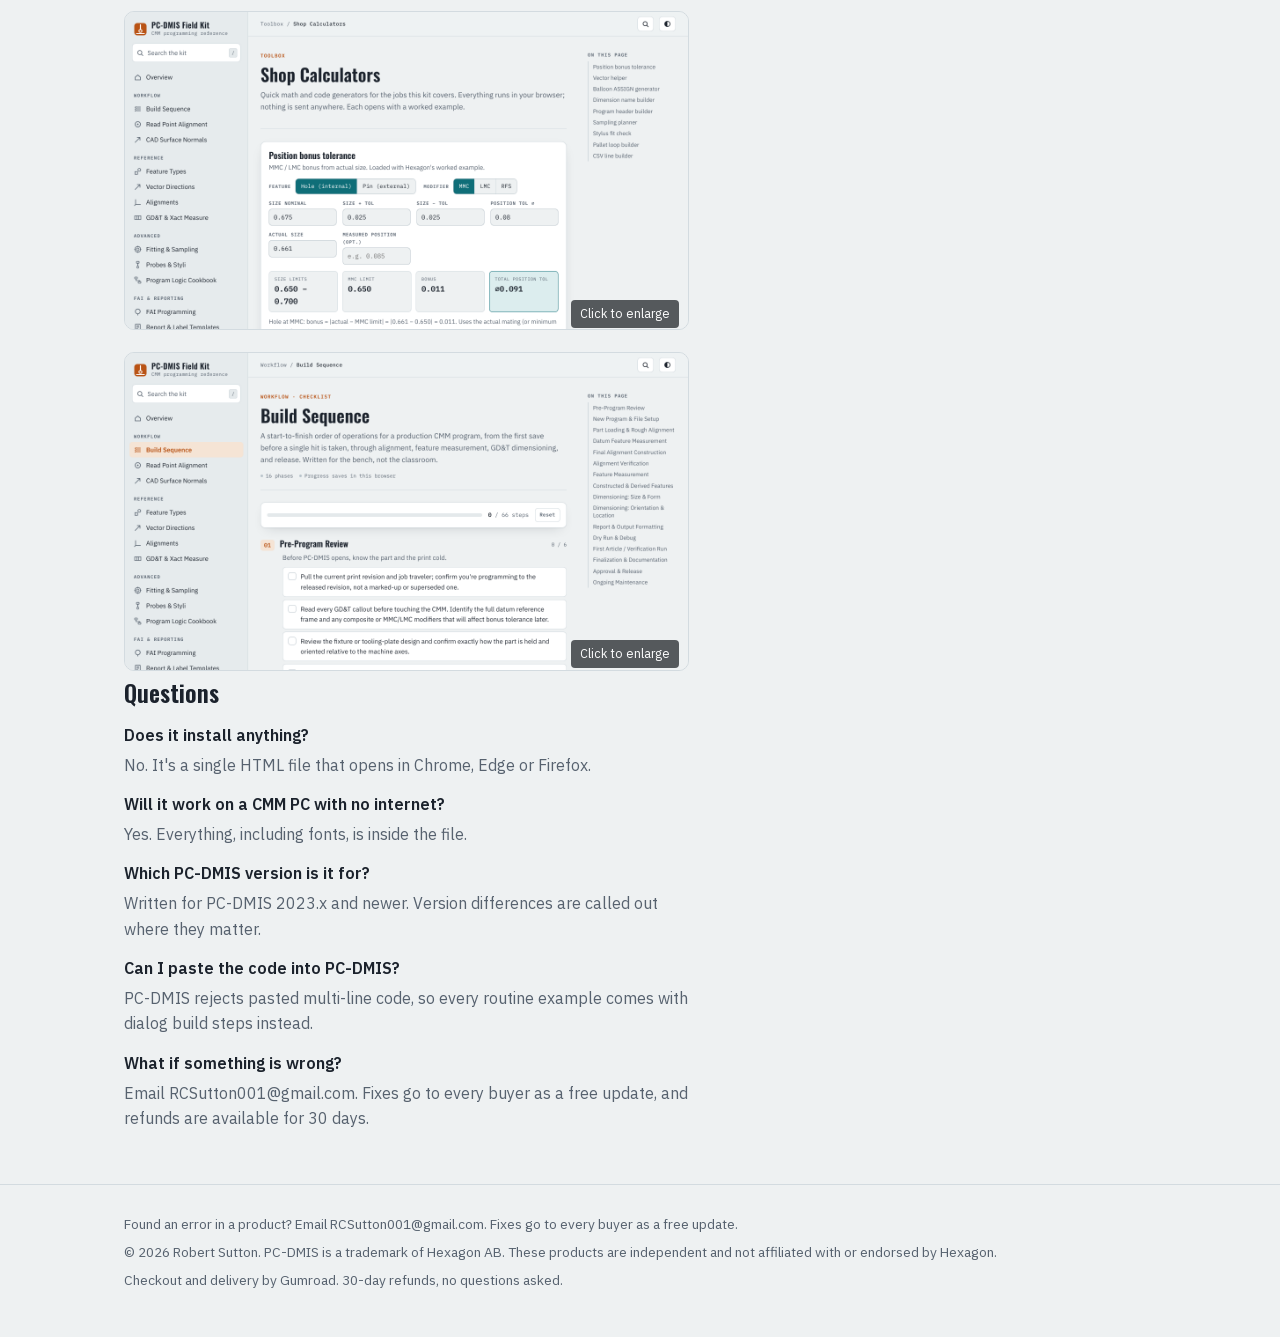
<file: products/field-kit.html>
<!doctype html>
<html lang="en"><head><meta charset="utf-8"><meta name="viewport" content="width=device-width, initial-scale=1">
<title>PC-DMIS Field Kit for PC-DMIS · $60</title><meta name="description" content="21 sections, 4 interactive checklists and 9 shop calculators in one offline file.">
<meta name="google-site-verification" content="bzEy3Ui7NA8Xgs6R21f8UiRoLVncOtZVGTRN4a4JuvA">
<link rel="canonical" href="https://robbmx07.github.io/pc-dmis-tools/products/field-kit.html">
<meta property="og:title" content="PC-DMIS Field Kit for PC-DMIS · $60"><meta property="og:description" content="21 sections, 4 interactive checklists and 9 shop calculators in one offline file.">
<meta property="og:type" content="website"><meta property="og:url" content="https://robbmx07.github.io/pc-dmis-tools/products/field-kit.html"><meta property="og:image" content="https://robbmx07.github.io/pc-dmis-tools/img/field-kit-cover.png">
<meta name="twitter:card" content="summary_large_image">
<link rel="stylesheet" href="../assets/fonts.css"><link rel="stylesheet" href="../assets/site.css"><script type="application/ld+json">{"@context": "https://schema.org", "@type": "Product", "name": "PC-DMIS Field Kit", "description": "21 sections, 4 interactive checklists and 9 shop calculators in one offline file.", "image": "https://robbmx07.github.io/pc-dmis-tools/img/field-kit-cover.png", "brand": {"@type": "Brand", "name": "PC-DMIS Field Kit"}, "offers": {"@type": "Offer", "price": "60", "priceCurrency": "USD", "availability": "https://schema.org/InStock", "url": "https://robbmx.gumroad.com/l/field-kit"}}</script><script data-goatcounter="https://robbmxstore.goatcounter.com/count" async src="https://gc.zgo.at/count.js"></script>
</head><body>
<nav class="nav"><a class="brand" href="../index.html">PC-DMIS <span>Field Kit</span></a><span class="sp"></span>
<a class="l" href="../index.html#products">Products</a><a class="l" href="../tools/bonus-tolerance-calculator.html">Free tools</a><a class="l" href="../index.html#articles">Articles</a><a class="l" href="../index.html#about">About</a></nav>
<main class="wrap"><div class="prod"><div><img class="cover" src="../img/field-kit-cover.png" alt="PC-DMIS Field Kit cover" width="1280" height="720">
<h1 style="margin-top:22px">PC-DMIS Field Kit</h1><p style="font-size:1.1rem;color:var(--muted)">21 sections, 4 interactive checklists and 9 shop calculators in one offline file.</p>
<h2>What's inside</h2><ul class="ticks"><li>Workflow: 66-step build sequence, read point alignment, CAD surface normals</li><li>Reference: feature types, vector directions, alignments, GD&amp;T and Xact Measure</li><li>Advanced: fitting and sampling, probes and styli, program logic cookbook</li><li>FAI and reporting: AS9102 programming, report and label recipes, expressions</li><li>Productivity: keyboard shortcuts, automation, BASIC scripting, pitfalls</li><li>9 shop calculators and 4 checklists with saved progress</li></ul>
<h2>Preview</h2><div class="shots"><a class="zoom" href="../img/field-kit-preview-1.png"><img src="../img/field-kit-preview-1.png" alt="PC-DMIS Field Kit preview 1" loading="lazy" width="1280" height="720"></a><a class="zoom" href="../img/field-kit-preview-2.png"><img src="../img/field-kit-preview-2.png" alt="PC-DMIS Field Kit preview 2" loading="lazy" width="1280" height="720"></a><a class="zoom" href="../img/field-kit-preview-3.png"><img src="../img/field-kit-preview-3.png" alt="PC-DMIS Field Kit preview 3" loading="lazy" width="1280" height="720"></a><a class="zoom" href="../img/field-kit-preview-4.png"><img src="../img/field-kit-preview-4.png" alt="PC-DMIS Field Kit preview 4" loading="lazy" width="1280" height="720"></a></div>
<h2>Questions</h2><dl class="faq"><dt>Does it install anything?</dt><dd>No. It&#x27;s a single HTML file that opens in Chrome, Edge or Firefox.</dd><dt>Will it work on a CMM PC with no internet?</dt><dd>Yes. Everything, including fonts, is inside the file.</dd><dt>Which PC-DMIS version is it for?</dt><dd>Written for PC-DMIS 2023.x and newer. Version differences are called out where they matter.</dd><dt>Can I paste the code into PC-DMIS?</dt><dd>PC-DMIS rejects pasted multi-line code, so every routine example comes with dialog build steps instead.</dd><dt>What if something is wrong?</dt><dd>Email RCSutton001@gmail.com. Fixes go to every buyer as a free update, and refunds are available for 30 days.</dd></dl></div>
<aside class="buybox"><div class="p">$60</div><p style="margin:4px 0 14px;color:var(--muted)">One-time purchase. No subscription.</p>
<a class="btn" style="width:100%;justify-content:center" href="https://robbmx.gumroad.com/l/field-kit?ref=site">Buy now</a>
<ul><li>Opens in your browser, works offline</li><li>Version 1.0 · PC-DMIS 2023.x+</li><li>Free updates when errors are fixed</li><li>30-day refund, no questions</li></ul></aside></div></main>
<footer class="foot"><div class="wrap"><p>Found an error in a product? Email RCSutton001@gmail.com. Fixes go to every buyer as a free update.</p>
<p>© 2026 Robert Sutton. PC-DMIS is a trademark of Hexagon AB. These products are independent and not affiliated with or endorsed by Hexagon.</p>
<p>Checkout and delivery by Gumroad. 30-day refunds, no questions asked.</p></div></footer>
<div class="lb" id="lb" hidden><span class="hint">Click the image for full size. Esc or click outside to close.</span><button class="x" type="button" aria-label="Close">Close ✕</button><img alt=""></div>
<script>(function(){var lb=document.getElementById('lb');if(!lb)return;var im=lb.querySelector('img');
function close(){lb.hidden=true;lb.classList.remove('full');im.src='';document.body.style.overflow=''}
document.addEventListener('click',function(e){var a=e.target.closest&&e.target.closest('a.zoom');if(a){e.preventDefault();im.src=a.href;im.alt=(a.querySelector('img')||{}).alt||'';lb.hidden=false;document.body.style.overflow='hidden';lb.querySelector('.x').focus();return}
if(!lb.hidden){if(e.target===im){lb.classList.toggle('full');e.stopPropagation();return}if(lb.contains(e.target))close()}});
document.addEventListener('keydown',function(e){if(e.key==='Escape'&&!lb.hidden)close()});})();</script>
</body></html>
</file>
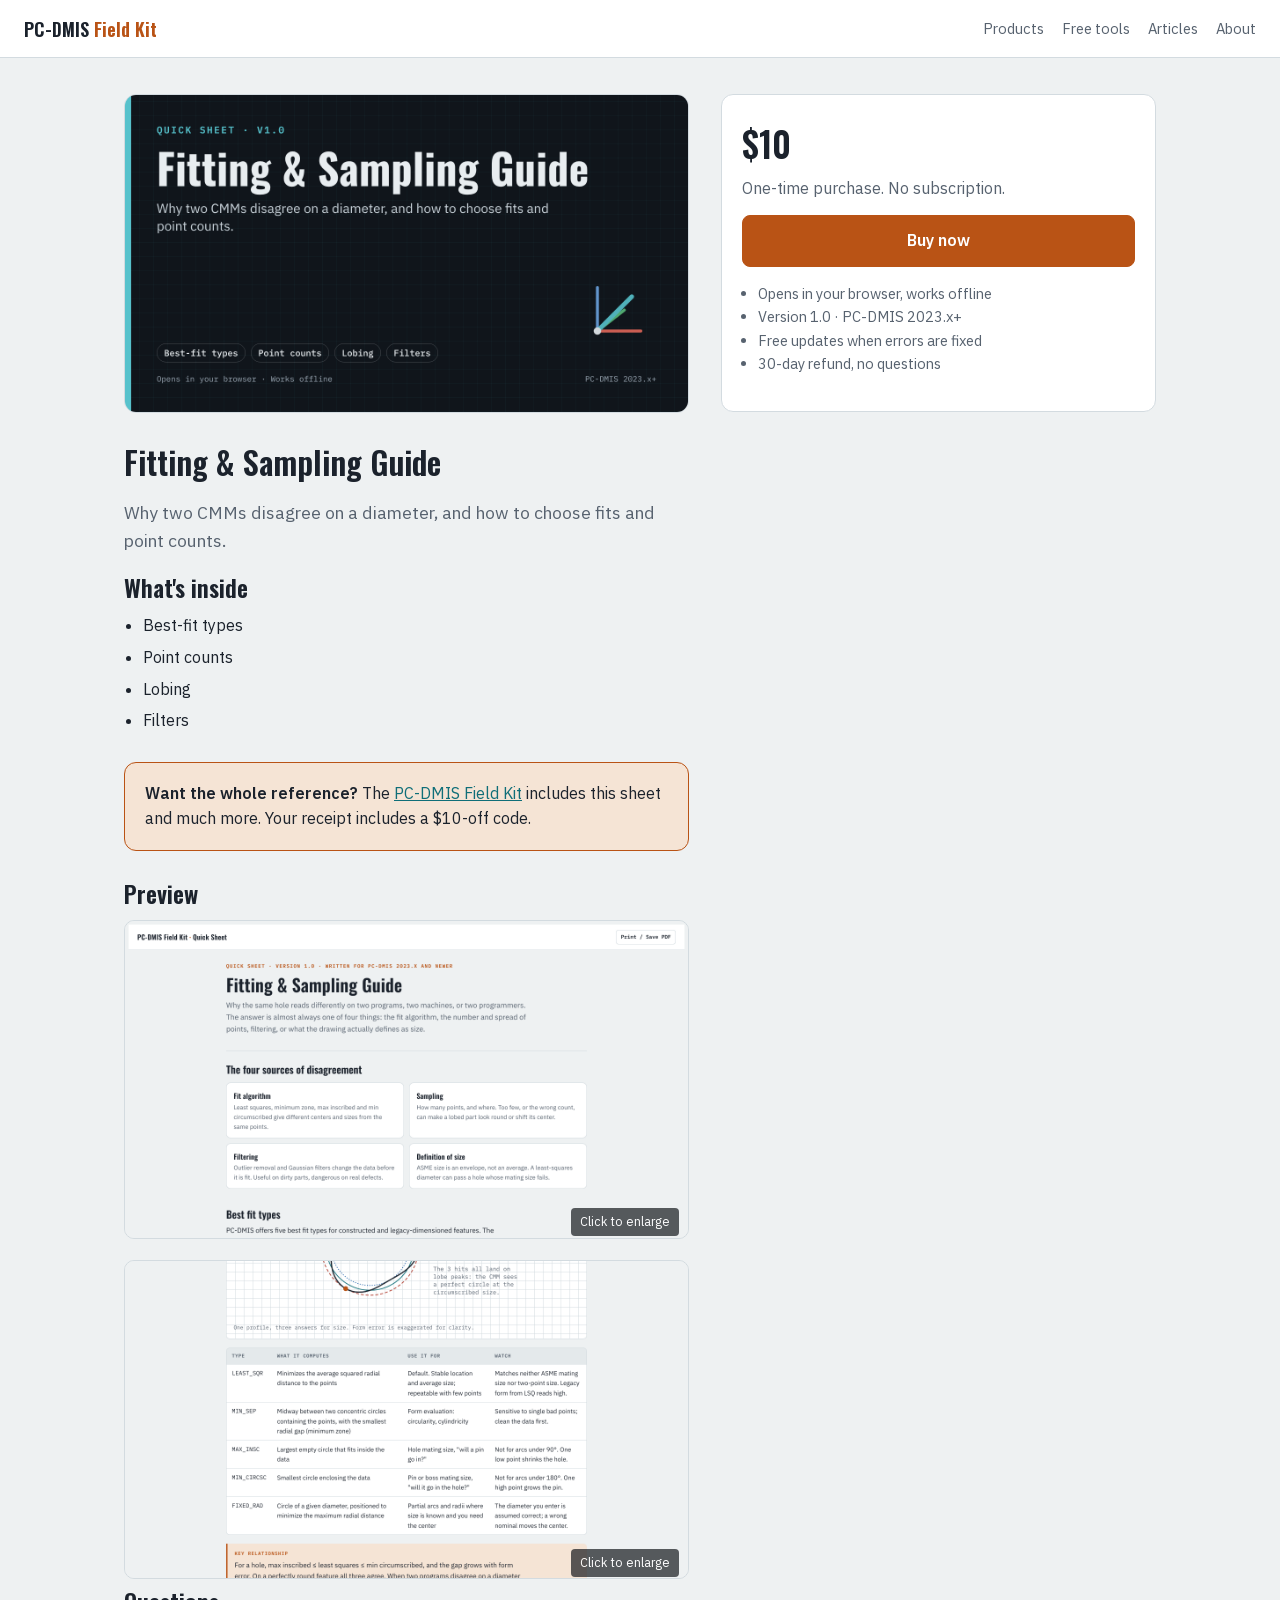
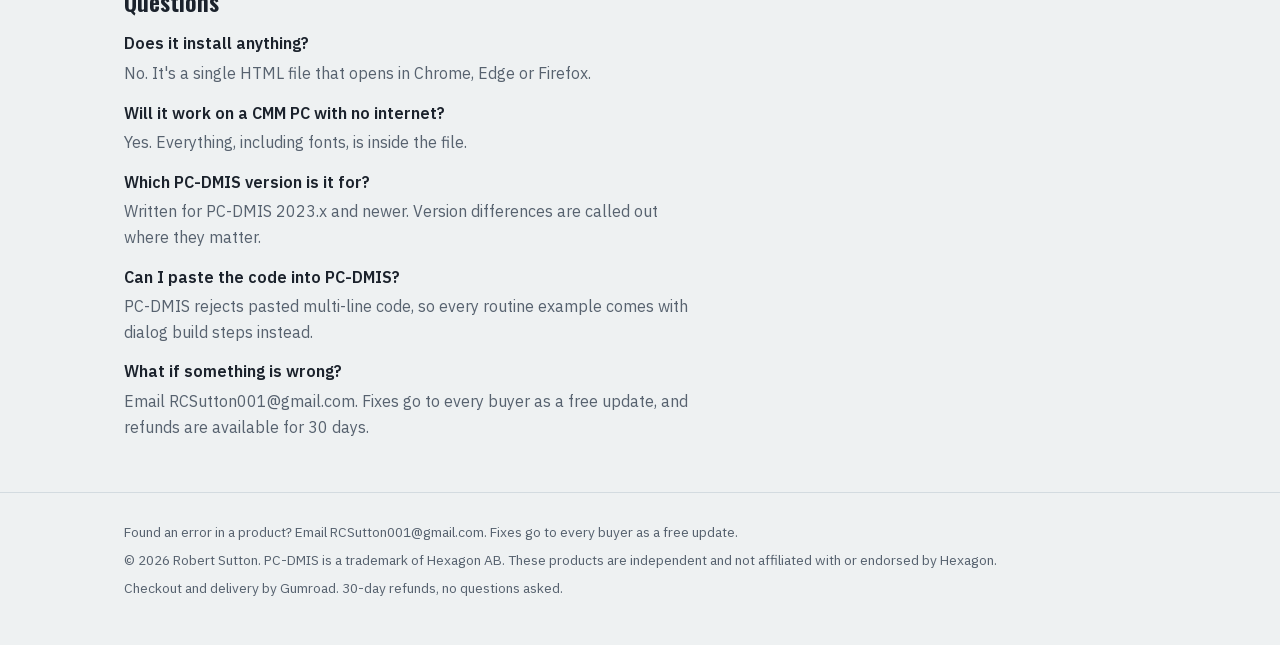
<file: products/fitting-sampling.html>
<!doctype html>
<html lang="en"><head><meta charset="utf-8"><meta name="viewport" content="width=device-width, initial-scale=1">
<title>Fitting &amp; Sampling Guide for PC-DMIS · $10</title><meta name="description" content="Why two CMMs disagree on a diameter, and how to choose fits and point counts.">
<meta name="google-site-verification" content="bzEy3Ui7NA8Xgs6R21f8UiRoLVncOtZVGTRN4a4JuvA">
<link rel="canonical" href="https://robbmx07.github.io/pc-dmis-tools/products/fitting-sampling.html">
<meta property="og:title" content="Fitting &amp; Sampling Guide for PC-DMIS · $10"><meta property="og:description" content="Why two CMMs disagree on a diameter, and how to choose fits and point counts.">
<meta property="og:type" content="website"><meta property="og:url" content="https://robbmx07.github.io/pc-dmis-tools/products/fitting-sampling.html"><meta property="og:image" content="https://robbmx07.github.io/pc-dmis-tools/img/fitting-sampling-cover.png">
<meta name="twitter:card" content="summary_large_image">
<link rel="stylesheet" href="../assets/fonts.css"><link rel="stylesheet" href="../assets/site.css"><script type="application/ld+json">{"@context": "https://schema.org", "@type": "Product", "name": "Fitting & Sampling Guide", "description": "Why two CMMs disagree on a diameter, and how to choose fits and point counts.", "image": "https://robbmx07.github.io/pc-dmis-tools/img/fitting-sampling-cover.png", "brand": {"@type": "Brand", "name": "PC-DMIS Field Kit"}, "offers": {"@type": "Offer", "price": "10", "priceCurrency": "USD", "availability": "https://schema.org/InStock", "url": "https://robbmx.gumroad.com/l/fitting-sampling"}}</script><script data-goatcounter="https://robbmxstore.goatcounter.com/count" async src="https://gc.zgo.at/count.js"></script>
</head><body>
<nav class="nav"><a class="brand" href="../index.html">PC-DMIS <span>Field Kit</span></a><span class="sp"></span>
<a class="l" href="../index.html#products">Products</a><a class="l" href="../tools/bonus-tolerance-calculator.html">Free tools</a><a class="l" href="../index.html#articles">Articles</a><a class="l" href="../index.html#about">About</a></nav>
<main class="wrap"><div class="prod"><div><img class="cover" src="../img/fitting-sampling-cover.png" alt="Fitting &amp; Sampling Guide cover" width="1280" height="720">
<h1 style="margin-top:22px">Fitting &amp; Sampling Guide</h1><p style="font-size:1.1rem;color:var(--muted)">Why two CMMs disagree on a diameter, and how to choose fits and point counts.</p>
<h2>What's inside</h2><ul class="ticks"><li>Best-fit types</li><li>Point counts</li><li>Lobing</li><li>Filters</li></ul><div class="cta"><b>Want the whole reference?</b> The <a href="field-kit.html">PC-DMIS Field Kit</a> includes this sheet and much more. Your receipt includes a $10-off code.</div>
<h2>Preview</h2><div class="shots"><a class="zoom" href="../img/fitting-sampling-preview-1.png"><img src="../img/fitting-sampling-preview-1.png" alt="Fitting &amp; Sampling Guide preview 1" loading="lazy" width="1280" height="720"></a><a class="zoom" href="../img/fitting-sampling-preview-2.png"><img src="../img/fitting-sampling-preview-2.png" alt="Fitting &amp; Sampling Guide preview 2" loading="lazy" width="1280" height="720"></a></div>
<h2>Questions</h2><dl class="faq"><dt>Does it install anything?</dt><dd>No. It&#x27;s a single HTML file that opens in Chrome, Edge or Firefox.</dd><dt>Will it work on a CMM PC with no internet?</dt><dd>Yes. Everything, including fonts, is inside the file.</dd><dt>Which PC-DMIS version is it for?</dt><dd>Written for PC-DMIS 2023.x and newer. Version differences are called out where they matter.</dd><dt>Can I paste the code into PC-DMIS?</dt><dd>PC-DMIS rejects pasted multi-line code, so every routine example comes with dialog build steps instead.</dd><dt>What if something is wrong?</dt><dd>Email RCSutton001@gmail.com. Fixes go to every buyer as a free update, and refunds are available for 30 days.</dd></dl></div>
<aside class="buybox"><div class="p">$10</div><p style="margin:4px 0 14px;color:var(--muted)">One-time purchase. No subscription.</p>
<a class="btn" style="width:100%;justify-content:center" href="https://robbmx.gumroad.com/l/fitting-sampling?ref=site">Buy now</a>
<ul><li>Opens in your browser, works offline</li><li>Version 1.0 · PC-DMIS 2023.x+</li><li>Free updates when errors are fixed</li><li>30-day refund, no questions</li></ul></aside></div></main>
<footer class="foot"><div class="wrap"><p>Found an error in a product? Email RCSutton001@gmail.com. Fixes go to every buyer as a free update.</p>
<p>© 2026 Robert Sutton. PC-DMIS is a trademark of Hexagon AB. These products are independent and not affiliated with or endorsed by Hexagon.</p>
<p>Checkout and delivery by Gumroad. 30-day refunds, no questions asked.</p></div></footer>
<div class="lb" id="lb" hidden><span class="hint">Click the image for full size. Esc or click outside to close.</span><button class="x" type="button" aria-label="Close">Close ✕</button><img alt=""></div>
<script>(function(){var lb=document.getElementById('lb');if(!lb)return;var im=lb.querySelector('img');
function close(){lb.hidden=true;lb.classList.remove('full');im.src='';document.body.style.overflow=''}
document.addEventListener('click',function(e){var a=e.target.closest&&e.target.closest('a.zoom');if(a){e.preventDefault();im.src=a.href;im.alt=(a.querySelector('img')||{}).alt||'';lb.hidden=false;document.body.style.overflow='hidden';lb.querySelector('.x').focus();return}
if(!lb.hidden){if(e.target===im){lb.classList.toggle('full');e.stopPropagation();return}if(lb.contains(e.target))close()}});
document.addEventListener('keydown',function(e){if(e.key==='Escape'&&!lb.hidden)close()});})();</script>
</body></html>
</file>
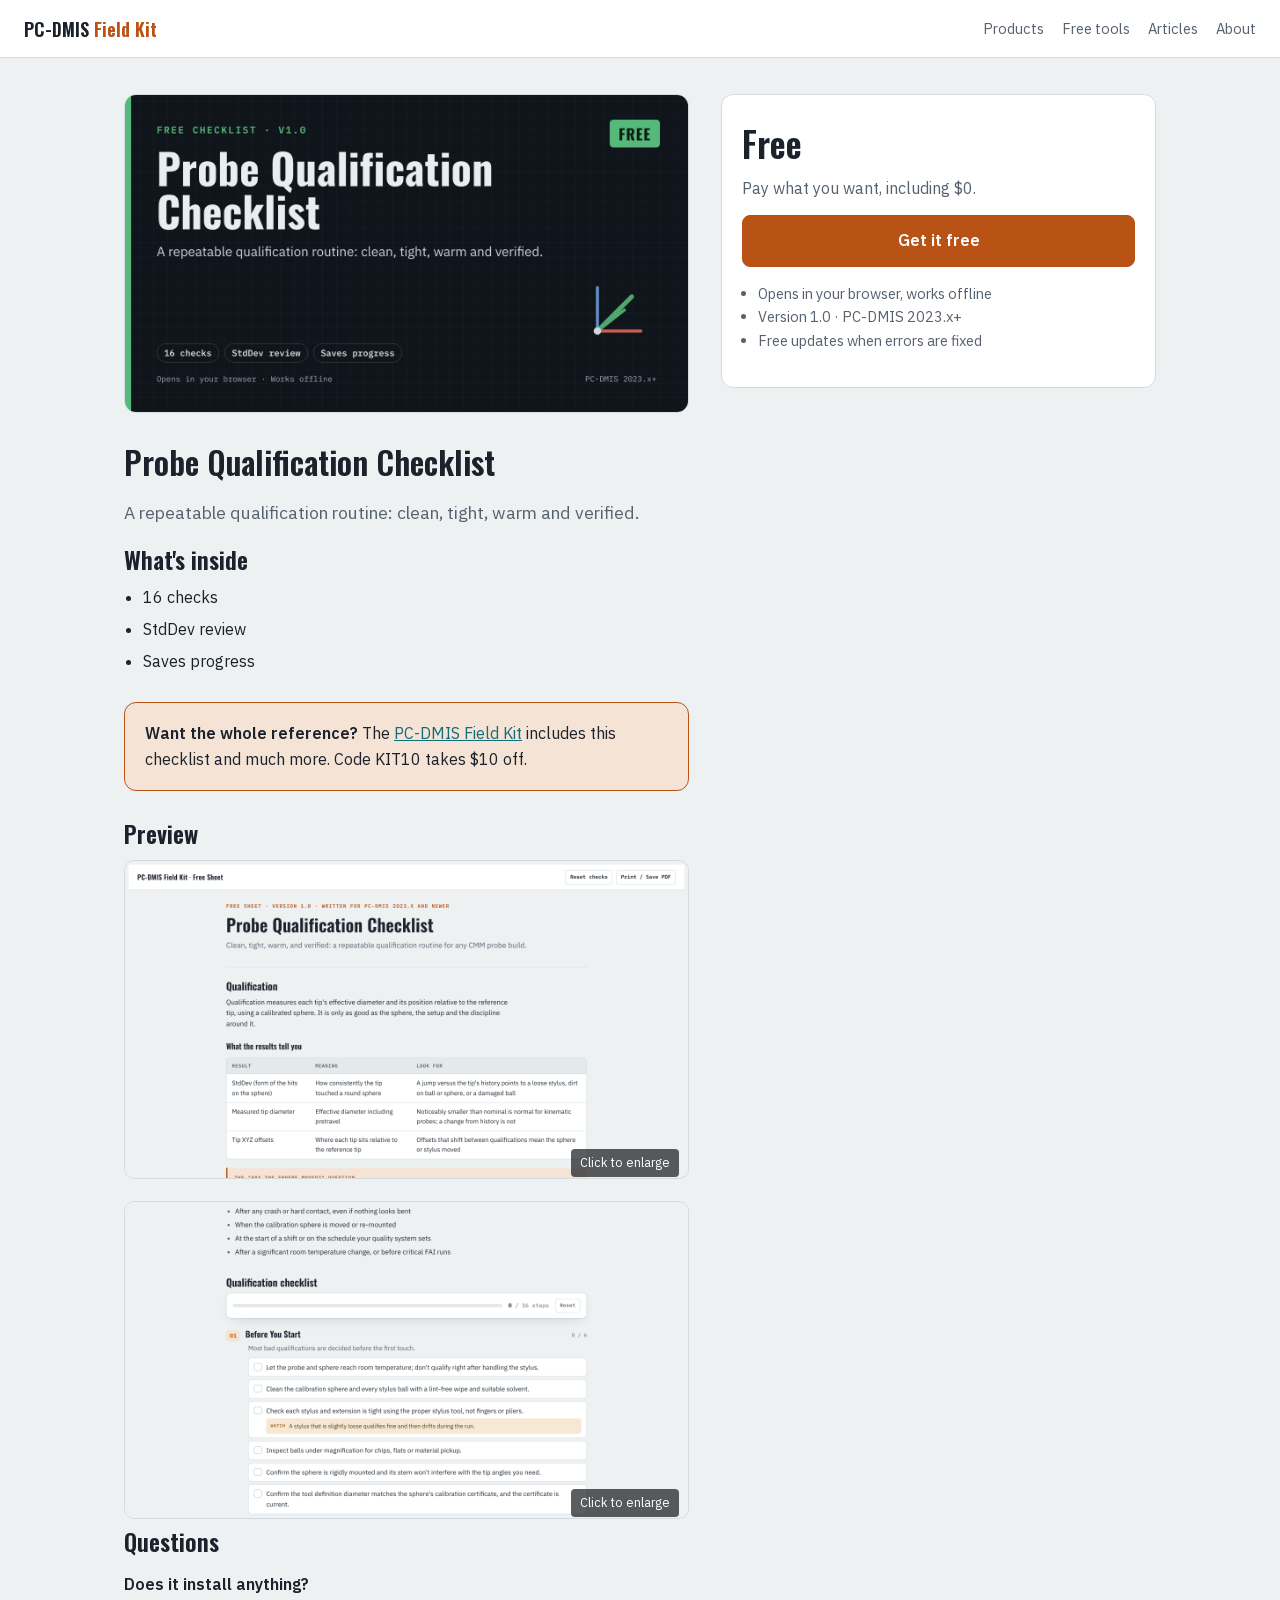
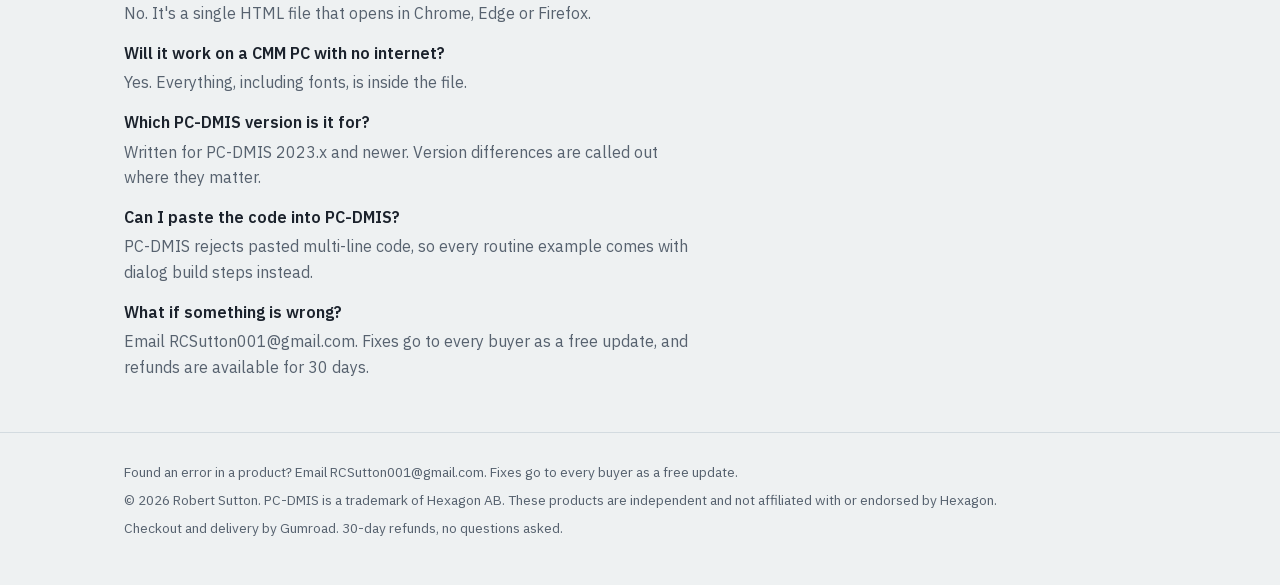
<file: products/probe-qualification.html>
<!doctype html>
<html lang="en"><head><meta charset="utf-8"><meta name="viewport" content="width=device-width, initial-scale=1">
<title>Probe Qualification Checklist for PC-DMIS · Free</title><meta name="description" content="A repeatable qualification routine: clean, tight, warm and verified.">
<meta name="google-site-verification" content="bzEy3Ui7NA8Xgs6R21f8UiRoLVncOtZVGTRN4a4JuvA">
<link rel="canonical" href="https://robbmx07.github.io/pc-dmis-tools/products/probe-qualification.html">
<meta property="og:title" content="Probe Qualification Checklist for PC-DMIS · Free"><meta property="og:description" content="A repeatable qualification routine: clean, tight, warm and verified.">
<meta property="og:type" content="website"><meta property="og:url" content="https://robbmx07.github.io/pc-dmis-tools/products/probe-qualification.html"><meta property="og:image" content="https://robbmx07.github.io/pc-dmis-tools/img/probe-qualification-cover.png">
<meta name="twitter:card" content="summary_large_image">
<link rel="stylesheet" href="../assets/fonts.css"><link rel="stylesheet" href="../assets/site.css"><script type="application/ld+json">{"@context": "https://schema.org", "@type": "Product", "name": "Probe Qualification Checklist", "description": "A repeatable qualification routine: clean, tight, warm and verified.", "image": "https://robbmx07.github.io/pc-dmis-tools/img/probe-qualification-cover.png", "brand": {"@type": "Brand", "name": "PC-DMIS Field Kit"}, "offers": {"@type": "Offer", "price": "0", "priceCurrency": "USD", "availability": "https://schema.org/InStock", "url": "https://robbmx.gumroad.com/l/probe-qualification"}}</script><script data-goatcounter="https://robbmxstore.goatcounter.com/count" async src="https://gc.zgo.at/count.js"></script>
</head><body>
<nav class="nav"><a class="brand" href="../index.html">PC-DMIS <span>Field Kit</span></a><span class="sp"></span>
<a class="l" href="../index.html#products">Products</a><a class="l" href="../tools/bonus-tolerance-calculator.html">Free tools</a><a class="l" href="../index.html#articles">Articles</a><a class="l" href="../index.html#about">About</a></nav>
<main class="wrap"><div class="prod"><div><img class="cover" src="../img/probe-qualification-cover.png" alt="Probe Qualification Checklist cover" width="1280" height="720">
<h1 style="margin-top:22px">Probe Qualification Checklist</h1><p style="font-size:1.1rem;color:var(--muted)">A repeatable qualification routine: clean, tight, warm and verified.</p>
<h2>What's inside</h2><ul class="ticks"><li>16 checks</li><li>StdDev review</li><li>Saves progress</li></ul><div class="cta"><b>Want the whole reference?</b> The <a href="field-kit.html">PC-DMIS Field Kit</a> includes this checklist and much more. Code KIT10 takes $10 off.</div>
<h2>Preview</h2><div class="shots"><a class="zoom" href="../img/probe-qualification-preview-1.png"><img src="../img/probe-qualification-preview-1.png" alt="Probe Qualification Checklist preview 1" loading="lazy" width="1280" height="720"></a><a class="zoom" href="../img/probe-qualification-preview-2.png"><img src="../img/probe-qualification-preview-2.png" alt="Probe Qualification Checklist preview 2" loading="lazy" width="1280" height="720"></a></div>
<h2>Questions</h2><dl class="faq"><dt>Does it install anything?</dt><dd>No. It&#x27;s a single HTML file that opens in Chrome, Edge or Firefox.</dd><dt>Will it work on a CMM PC with no internet?</dt><dd>Yes. Everything, including fonts, is inside the file.</dd><dt>Which PC-DMIS version is it for?</dt><dd>Written for PC-DMIS 2023.x and newer. Version differences are called out where they matter.</dd><dt>Can I paste the code into PC-DMIS?</dt><dd>PC-DMIS rejects pasted multi-line code, so every routine example comes with dialog build steps instead.</dd><dt>What if something is wrong?</dt><dd>Email RCSutton001@gmail.com. Fixes go to every buyer as a free update, and refunds are available for 30 days.</dd></dl></div>
<aside class="buybox"><div class="p">Free</div><p style="margin:4px 0 14px;color:var(--muted)">Pay what you want, including $0.</p>
<a class="btn" style="width:100%;justify-content:center" href="https://robbmx.gumroad.com/l/probe-qualification?ref=site">Get it free</a>
<ul><li>Opens in your browser, works offline</li><li>Version 1.0 · PC-DMIS 2023.x+</li><li>Free updates when errors are fixed</li></ul></aside></div></main>
<footer class="foot"><div class="wrap"><p>Found an error in a product? Email RCSutton001@gmail.com. Fixes go to every buyer as a free update.</p>
<p>© 2026 Robert Sutton. PC-DMIS is a trademark of Hexagon AB. These products are independent and not affiliated with or endorsed by Hexagon.</p>
<p>Checkout and delivery by Gumroad. 30-day refunds, no questions asked.</p></div></footer>
<div class="lb" id="lb" hidden><span class="hint">Click the image for full size. Esc or click outside to close.</span><button class="x" type="button" aria-label="Close">Close ✕</button><img alt=""></div>
<script>(function(){var lb=document.getElementById('lb');if(!lb)return;var im=lb.querySelector('img');
function close(){lb.hidden=true;lb.classList.remove('full');im.src='';document.body.style.overflow=''}
document.addEventListener('click',function(e){var a=e.target.closest&&e.target.closest('a.zoom');if(a){e.preventDefault();im.src=a.href;im.alt=(a.querySelector('img')||{}).alt||'';lb.hidden=false;document.body.style.overflow='hidden';lb.querySelector('.x').focus();return}
if(!lb.hidden){if(e.target===im){lb.classList.toggle('full');e.stopPropagation();return}if(lb.contains(e.target))close()}});
document.addEventListener('keydown',function(e){if(e.key==='Escape'&&!lb.hidden)close()});})();</script>
</body></html>
</file>
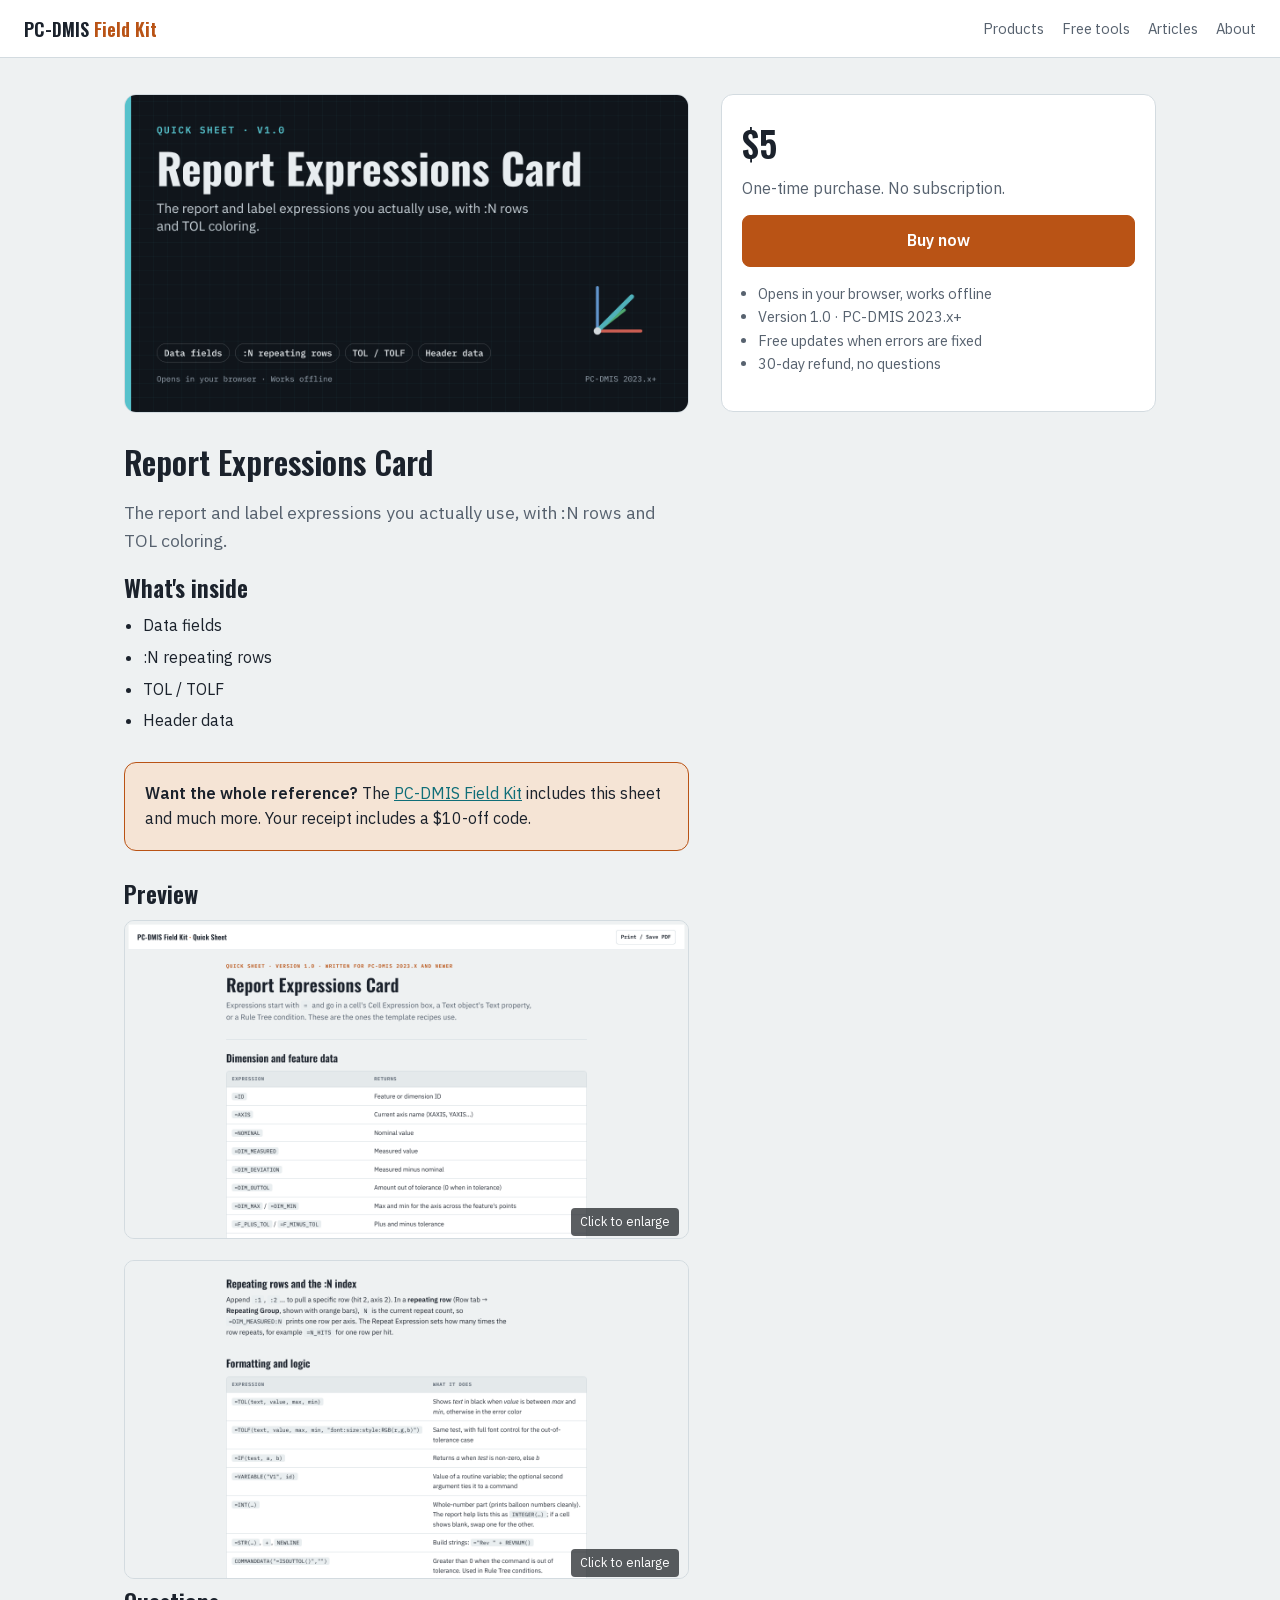
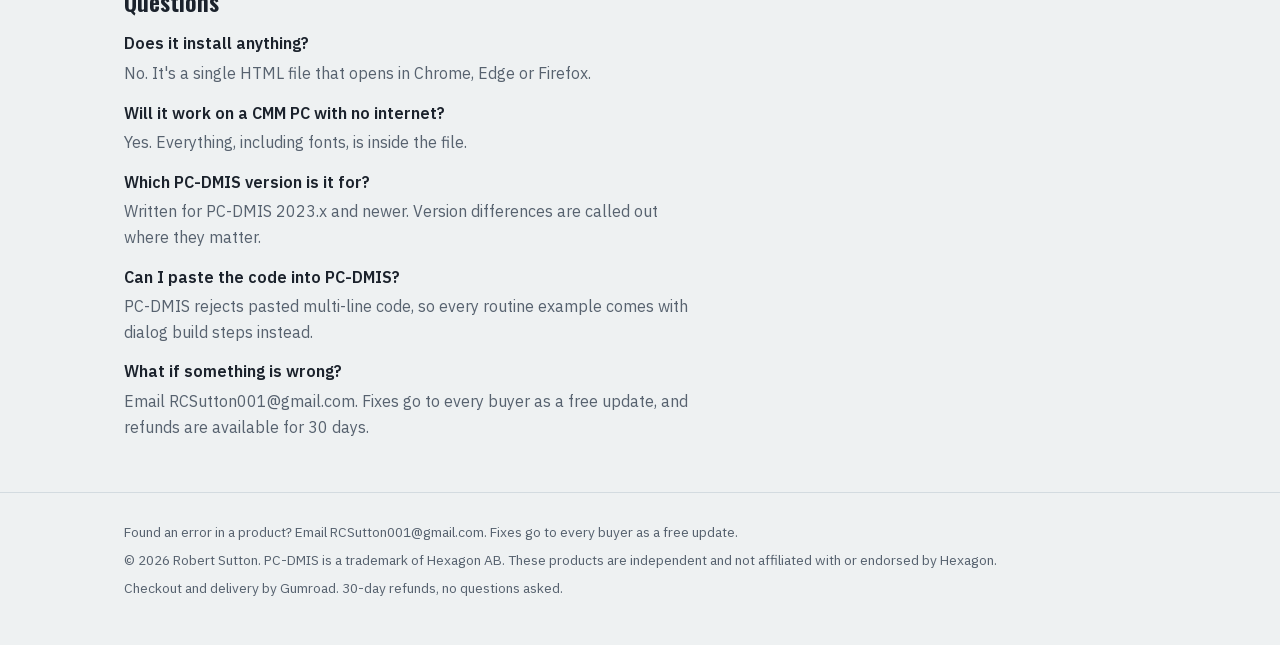
<file: products/report-expressions.html>
<!doctype html>
<html lang="en"><head><meta charset="utf-8"><meta name="viewport" content="width=device-width, initial-scale=1">
<title>Report Expressions Card for PC-DMIS · $5</title><meta name="description" content="The report and label expressions you actually use, with :N rows and TOL coloring.">
<meta name="google-site-verification" content="bzEy3Ui7NA8Xgs6R21f8UiRoLVncOtZVGTRN4a4JuvA">
<link rel="canonical" href="https://robbmx07.github.io/pc-dmis-tools/products/report-expressions.html">
<meta property="og:title" content="Report Expressions Card for PC-DMIS · $5"><meta property="og:description" content="The report and label expressions you actually use, with :N rows and TOL coloring.">
<meta property="og:type" content="website"><meta property="og:url" content="https://robbmx07.github.io/pc-dmis-tools/products/report-expressions.html"><meta property="og:image" content="https://robbmx07.github.io/pc-dmis-tools/img/report-expressions-cover.png">
<meta name="twitter:card" content="summary_large_image">
<link rel="stylesheet" href="../assets/fonts.css"><link rel="stylesheet" href="../assets/site.css"><script type="application/ld+json">{"@context": "https://schema.org", "@type": "Product", "name": "Report Expressions Card", "description": "The report and label expressions you actually use, with :N rows and TOL coloring.", "image": "https://robbmx07.github.io/pc-dmis-tools/img/report-expressions-cover.png", "brand": {"@type": "Brand", "name": "PC-DMIS Field Kit"}, "offers": {"@type": "Offer", "price": "5", "priceCurrency": "USD", "availability": "https://schema.org/InStock", "url": "https://robbmx.gumroad.com/l/report-expressions"}}</script><script data-goatcounter="https://robbmxstore.goatcounter.com/count" async src="https://gc.zgo.at/count.js"></script>
</head><body>
<nav class="nav"><a class="brand" href="../index.html">PC-DMIS <span>Field Kit</span></a><span class="sp"></span>
<a class="l" href="../index.html#products">Products</a><a class="l" href="../tools/bonus-tolerance-calculator.html">Free tools</a><a class="l" href="../index.html#articles">Articles</a><a class="l" href="../index.html#about">About</a></nav>
<main class="wrap"><div class="prod"><div><img class="cover" src="../img/report-expressions-cover.png" alt="Report Expressions Card cover" width="1280" height="720">
<h1 style="margin-top:22px">Report Expressions Card</h1><p style="font-size:1.1rem;color:var(--muted)">The report and label expressions you actually use, with :N rows and TOL coloring.</p>
<h2>What's inside</h2><ul class="ticks"><li>Data fields</li><li>:N repeating rows</li><li>TOL / TOLF</li><li>Header data</li></ul><div class="cta"><b>Want the whole reference?</b> The <a href="field-kit.html">PC-DMIS Field Kit</a> includes this sheet and much more. Your receipt includes a $10-off code.</div>
<h2>Preview</h2><div class="shots"><a class="zoom" href="../img/report-expressions-preview-1.png"><img src="../img/report-expressions-preview-1.png" alt="Report Expressions Card preview 1" loading="lazy" width="1280" height="720"></a><a class="zoom" href="../img/report-expressions-preview-2.png"><img src="../img/report-expressions-preview-2.png" alt="Report Expressions Card preview 2" loading="lazy" width="1280" height="720"></a></div>
<h2>Questions</h2><dl class="faq"><dt>Does it install anything?</dt><dd>No. It&#x27;s a single HTML file that opens in Chrome, Edge or Firefox.</dd><dt>Will it work on a CMM PC with no internet?</dt><dd>Yes. Everything, including fonts, is inside the file.</dd><dt>Which PC-DMIS version is it for?</dt><dd>Written for PC-DMIS 2023.x and newer. Version differences are called out where they matter.</dd><dt>Can I paste the code into PC-DMIS?</dt><dd>PC-DMIS rejects pasted multi-line code, so every routine example comes with dialog build steps instead.</dd><dt>What if something is wrong?</dt><dd>Email RCSutton001@gmail.com. Fixes go to every buyer as a free update, and refunds are available for 30 days.</dd></dl></div>
<aside class="buybox"><div class="p">$5</div><p style="margin:4px 0 14px;color:var(--muted)">One-time purchase. No subscription.</p>
<a class="btn" style="width:100%;justify-content:center" href="https://robbmx.gumroad.com/l/report-expressions?ref=site">Buy now</a>
<ul><li>Opens in your browser, works offline</li><li>Version 1.0 · PC-DMIS 2023.x+</li><li>Free updates when errors are fixed</li><li>30-day refund, no questions</li></ul></aside></div></main>
<footer class="foot"><div class="wrap"><p>Found an error in a product? Email RCSutton001@gmail.com. Fixes go to every buyer as a free update.</p>
<p>© 2026 Robert Sutton. PC-DMIS is a trademark of Hexagon AB. These products are independent and not affiliated with or endorsed by Hexagon.</p>
<p>Checkout and delivery by Gumroad. 30-day refunds, no questions asked.</p></div></footer>
<div class="lb" id="lb" hidden><span class="hint">Click the image for full size. Esc or click outside to close.</span><button class="x" type="button" aria-label="Close">Close ✕</button><img alt=""></div>
<script>(function(){var lb=document.getElementById('lb');if(!lb)return;var im=lb.querySelector('img');
function close(){lb.hidden=true;lb.classList.remove('full');im.src='';document.body.style.overflow=''}
document.addEventListener('click',function(e){var a=e.target.closest&&e.target.closest('a.zoom');if(a){e.preventDefault();im.src=a.href;im.alt=(a.querySelector('img')||{}).alt||'';lb.hidden=false;document.body.style.overflow='hidden';lb.querySelector('.x').focus();return}
if(!lb.hidden){if(e.target===im){lb.classList.toggle('full');e.stopPropagation();return}if(lb.contains(e.target))close()}});
document.addEventListener('keydown',function(e){if(e.key==='Escape'&&!lb.hidden)close()});})();</script>
</body></html>
</file>
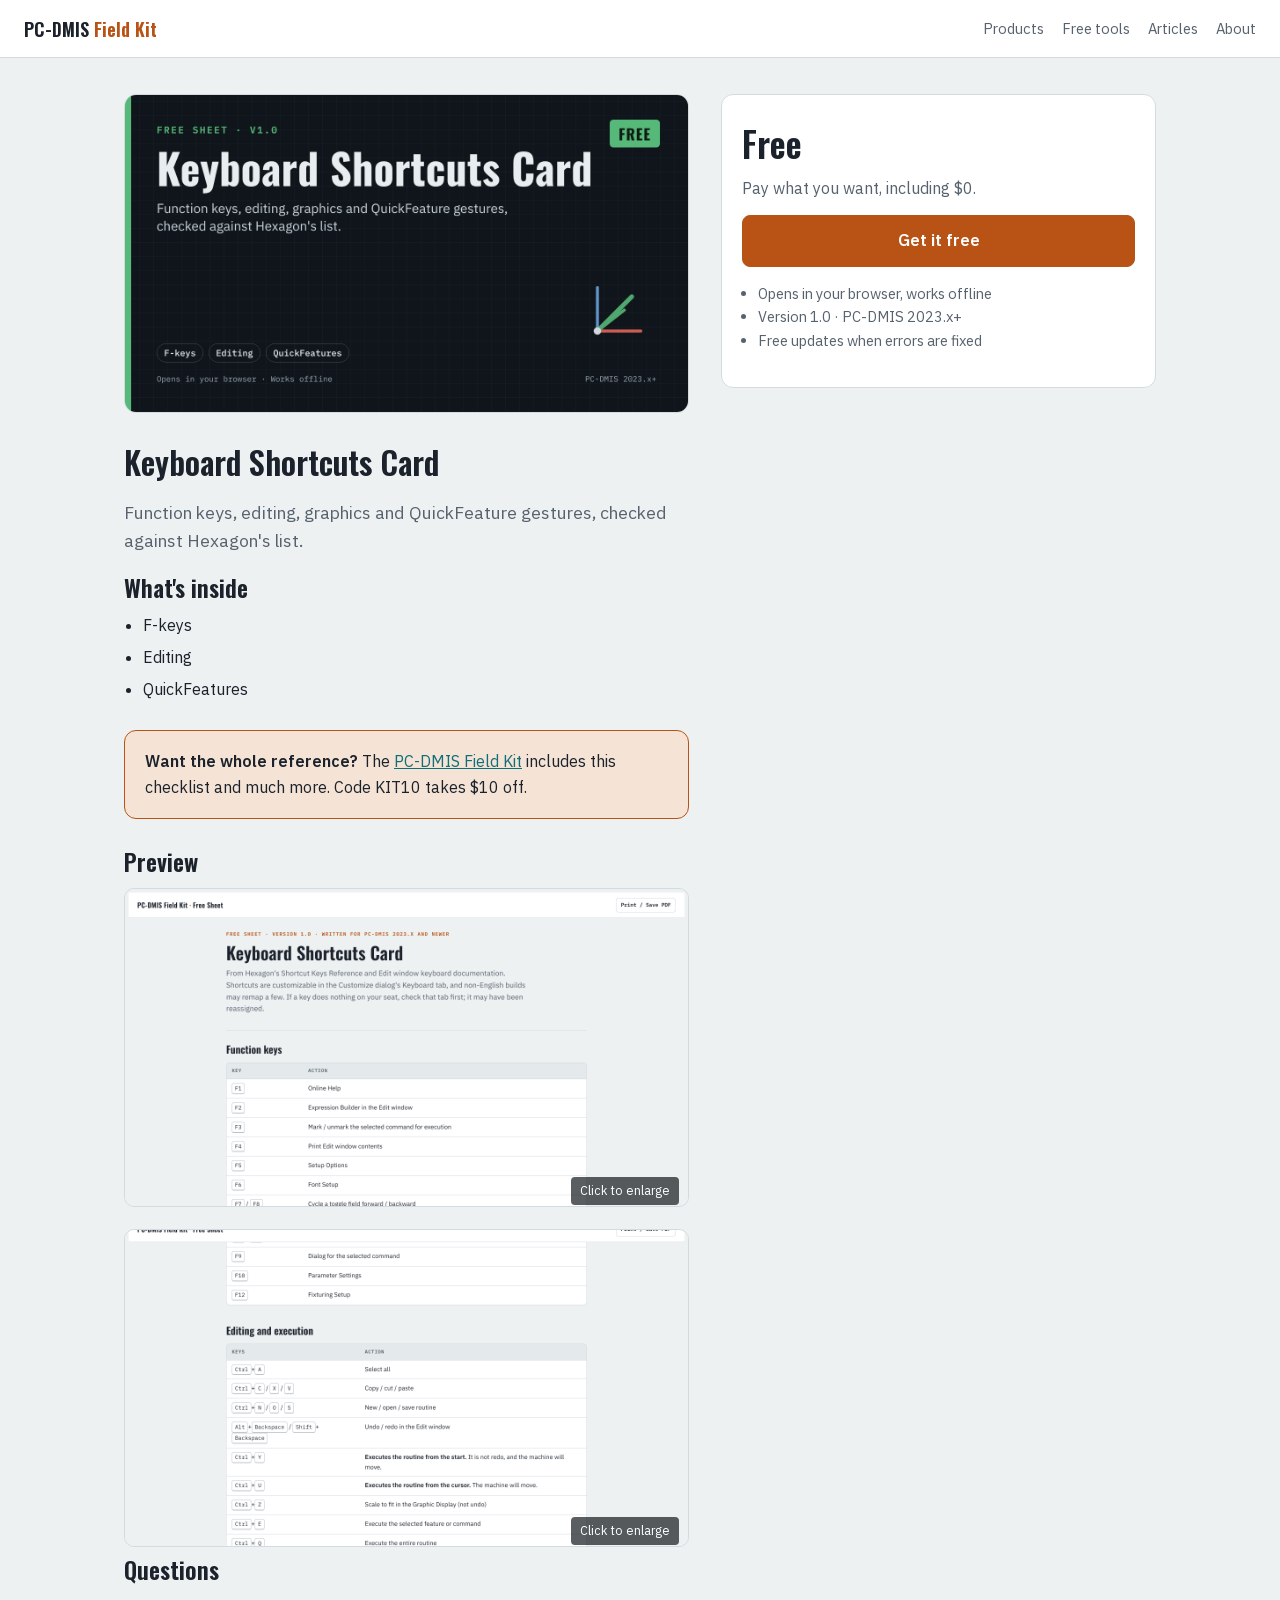
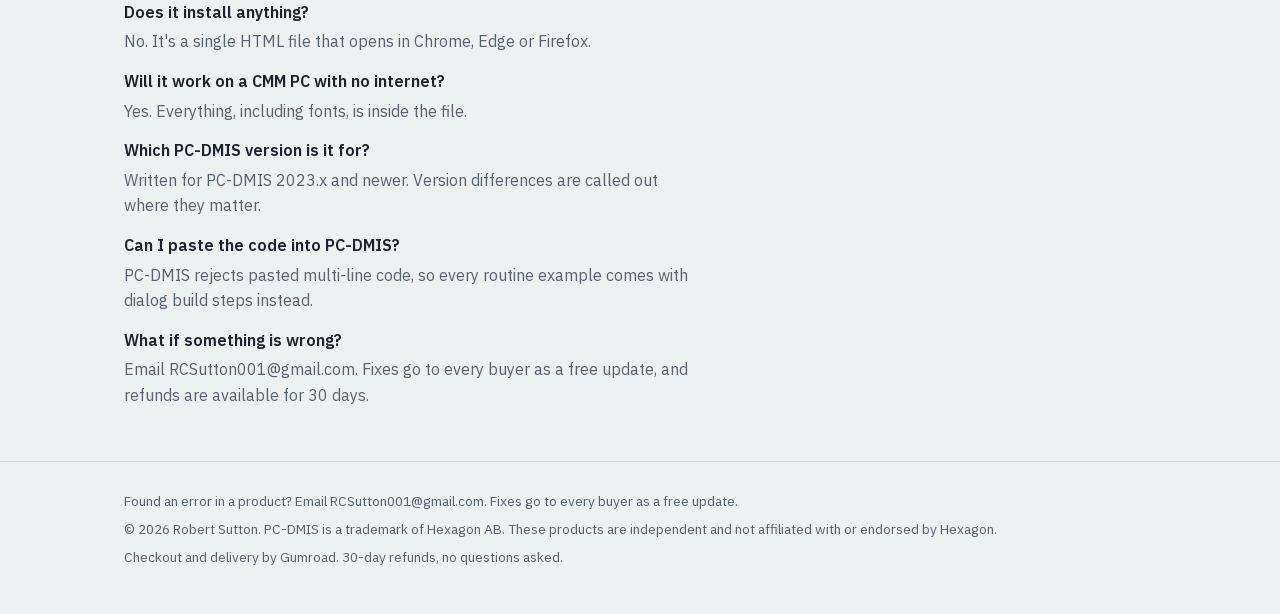
<file: products/shortcuts.html>
<!doctype html>
<html lang="en"><head><meta charset="utf-8"><meta name="viewport" content="width=device-width, initial-scale=1">
<title>Keyboard Shortcuts Card for PC-DMIS · Free</title><meta name="description" content="Function keys, editing, graphics and QuickFeature gestures, checked against Hexagon&#x27;s list.">
<meta name="google-site-verification" content="bzEy3Ui7NA8Xgs6R21f8UiRoLVncOtZVGTRN4a4JuvA">
<link rel="canonical" href="https://robbmx07.github.io/pc-dmis-tools/products/shortcuts.html">
<meta property="og:title" content="Keyboard Shortcuts Card for PC-DMIS · Free"><meta property="og:description" content="Function keys, editing, graphics and QuickFeature gestures, checked against Hexagon&#x27;s list.">
<meta property="og:type" content="website"><meta property="og:url" content="https://robbmx07.github.io/pc-dmis-tools/products/shortcuts.html"><meta property="og:image" content="https://robbmx07.github.io/pc-dmis-tools/img/shortcuts-cover.png">
<meta name="twitter:card" content="summary_large_image">
<link rel="stylesheet" href="../assets/fonts.css"><link rel="stylesheet" href="../assets/site.css"><script type="application/ld+json">{"@context": "https://schema.org", "@type": "Product", "name": "Keyboard Shortcuts Card", "description": "Function keys, editing, graphics and QuickFeature gestures, checked against Hexagon's list.", "image": "https://robbmx07.github.io/pc-dmis-tools/img/shortcuts-cover.png", "brand": {"@type": "Brand", "name": "PC-DMIS Field Kit"}, "offers": {"@type": "Offer", "price": "0", "priceCurrency": "USD", "availability": "https://schema.org/InStock", "url": "https://robbmx.gumroad.com/l/shortcuts"}}</script><script data-goatcounter="https://robbmxstore.goatcounter.com/count" async src="https://gc.zgo.at/count.js"></script>
</head><body>
<nav class="nav"><a class="brand" href="../index.html">PC-DMIS <span>Field Kit</span></a><span class="sp"></span>
<a class="l" href="../index.html#products">Products</a><a class="l" href="../tools/bonus-tolerance-calculator.html">Free tools</a><a class="l" href="../index.html#articles">Articles</a><a class="l" href="../index.html#about">About</a></nav>
<main class="wrap"><div class="prod"><div><img class="cover" src="../img/shortcuts-cover.png" alt="Keyboard Shortcuts Card cover" width="1280" height="720">
<h1 style="margin-top:22px">Keyboard Shortcuts Card</h1><p style="font-size:1.1rem;color:var(--muted)">Function keys, editing, graphics and QuickFeature gestures, checked against Hexagon&#x27;s list.</p>
<h2>What's inside</h2><ul class="ticks"><li>F-keys</li><li>Editing</li><li>QuickFeatures</li></ul><div class="cta"><b>Want the whole reference?</b> The <a href="field-kit.html">PC-DMIS Field Kit</a> includes this checklist and much more. Code KIT10 takes $10 off.</div>
<h2>Preview</h2><div class="shots"><a class="zoom" href="../img/shortcuts-preview-1.png"><img src="../img/shortcuts-preview-1.png" alt="Keyboard Shortcuts Card preview 1" loading="lazy" width="1280" height="720"></a><a class="zoom" href="../img/shortcuts-preview-2.png"><img src="../img/shortcuts-preview-2.png" alt="Keyboard Shortcuts Card preview 2" loading="lazy" width="1280" height="720"></a></div>
<h2>Questions</h2><dl class="faq"><dt>Does it install anything?</dt><dd>No. It&#x27;s a single HTML file that opens in Chrome, Edge or Firefox.</dd><dt>Will it work on a CMM PC with no internet?</dt><dd>Yes. Everything, including fonts, is inside the file.</dd><dt>Which PC-DMIS version is it for?</dt><dd>Written for PC-DMIS 2023.x and newer. Version differences are called out where they matter.</dd><dt>Can I paste the code into PC-DMIS?</dt><dd>PC-DMIS rejects pasted multi-line code, so every routine example comes with dialog build steps instead.</dd><dt>What if something is wrong?</dt><dd>Email RCSutton001@gmail.com. Fixes go to every buyer as a free update, and refunds are available for 30 days.</dd></dl></div>
<aside class="buybox"><div class="p">Free</div><p style="margin:4px 0 14px;color:var(--muted)">Pay what you want, including $0.</p>
<a class="btn" style="width:100%;justify-content:center" href="https://robbmx.gumroad.com/l/shortcuts?ref=site">Get it free</a>
<ul><li>Opens in your browser, works offline</li><li>Version 1.0 · PC-DMIS 2023.x+</li><li>Free updates when errors are fixed</li></ul></aside></div></main>
<footer class="foot"><div class="wrap"><p>Found an error in a product? Email RCSutton001@gmail.com. Fixes go to every buyer as a free update.</p>
<p>© 2026 Robert Sutton. PC-DMIS is a trademark of Hexagon AB. These products are independent and not affiliated with or endorsed by Hexagon.</p>
<p>Checkout and delivery by Gumroad. 30-day refunds, no questions asked.</p></div></footer>
<div class="lb" id="lb" hidden><span class="hint">Click the image for full size. Esc or click outside to close.</span><button class="x" type="button" aria-label="Close">Close ✕</button><img alt=""></div>
<script>(function(){var lb=document.getElementById('lb');if(!lb)return;var im=lb.querySelector('img');
function close(){lb.hidden=true;lb.classList.remove('full');im.src='';document.body.style.overflow=''}
document.addEventListener('click',function(e){var a=e.target.closest&&e.target.closest('a.zoom');if(a){e.preventDefault();im.src=a.href;im.alt=(a.querySelector('img')||{}).alt||'';lb.hidden=false;document.body.style.overflow='hidden';lb.querySelector('.x').focus();return}
if(!lb.hidden){if(e.target===im){lb.classList.toggle('full');e.stopPropagation();return}if(lb.contains(e.target))close()}});
document.addEventListener('keydown',function(e){if(e.key==='Escape'&&!lb.hidden)close()});})();</script>
</body></html>
</file>
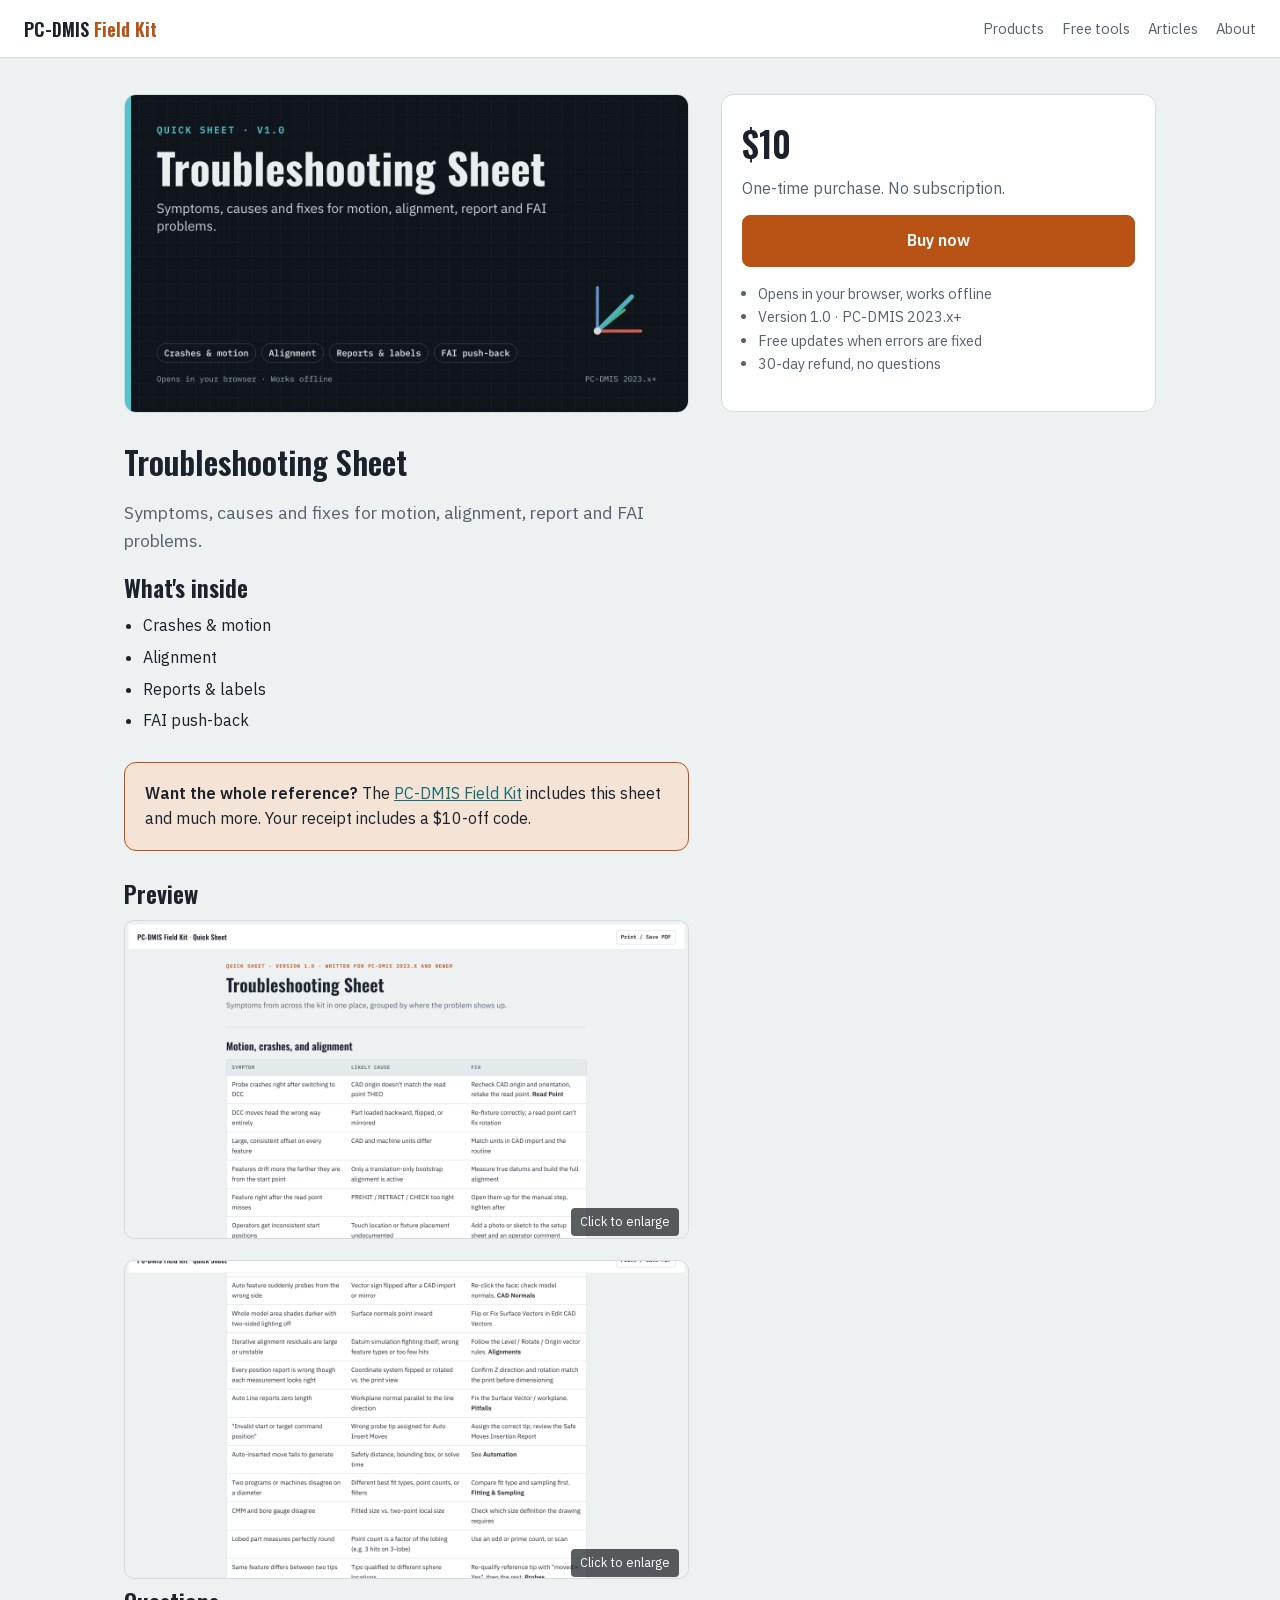
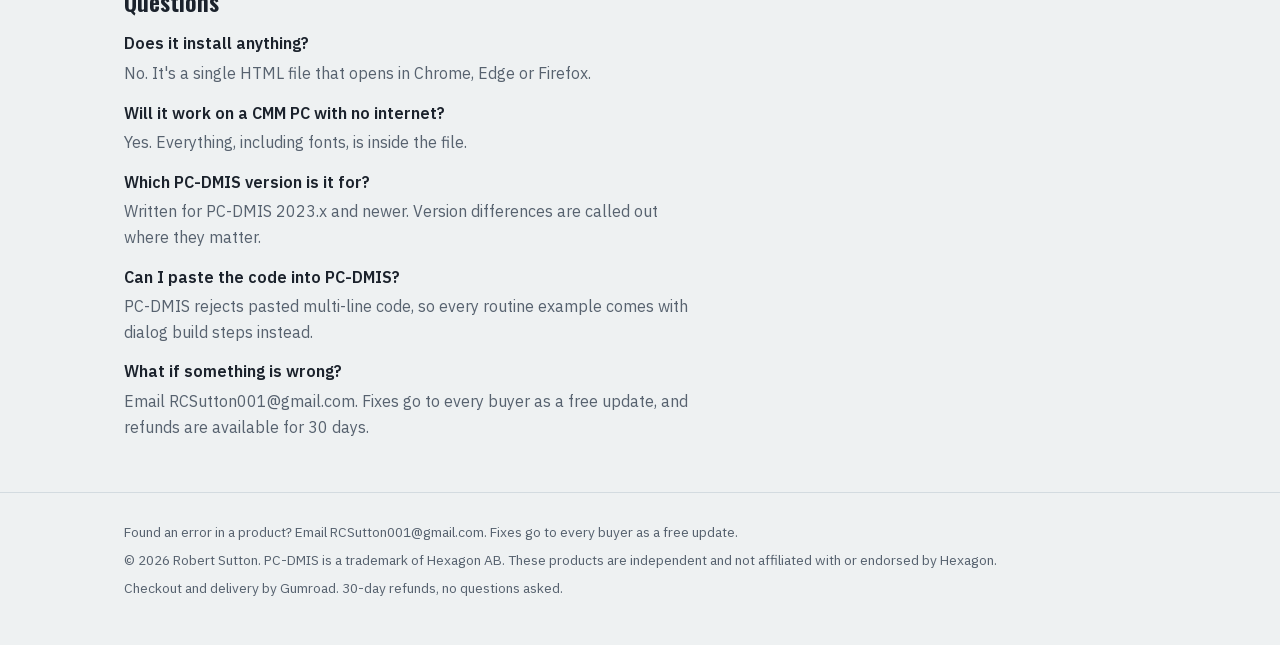
<file: products/troubleshooting.html>
<!doctype html>
<html lang="en"><head><meta charset="utf-8"><meta name="viewport" content="width=device-width, initial-scale=1">
<title>Troubleshooting Sheet for PC-DMIS · $10</title><meta name="description" content="Symptoms, causes and fixes for motion, alignment, report and FAI problems.">
<meta name="google-site-verification" content="bzEy3Ui7NA8Xgs6R21f8UiRoLVncOtZVGTRN4a4JuvA">
<link rel="canonical" href="https://robbmx07.github.io/pc-dmis-tools/products/troubleshooting.html">
<meta property="og:title" content="Troubleshooting Sheet for PC-DMIS · $10"><meta property="og:description" content="Symptoms, causes and fixes for motion, alignment, report and FAI problems.">
<meta property="og:type" content="website"><meta property="og:url" content="https://robbmx07.github.io/pc-dmis-tools/products/troubleshooting.html"><meta property="og:image" content="https://robbmx07.github.io/pc-dmis-tools/img/troubleshooting-cover.png">
<meta name="twitter:card" content="summary_large_image">
<link rel="stylesheet" href="../assets/fonts.css"><link rel="stylesheet" href="../assets/site.css"><script type="application/ld+json">{"@context": "https://schema.org", "@type": "Product", "name": "Troubleshooting Sheet", "description": "Symptoms, causes and fixes for motion, alignment, report and FAI problems.", "image": "https://robbmx07.github.io/pc-dmis-tools/img/troubleshooting-cover.png", "brand": {"@type": "Brand", "name": "PC-DMIS Field Kit"}, "offers": {"@type": "Offer", "price": "10", "priceCurrency": "USD", "availability": "https://schema.org/InStock", "url": "https://robbmx.gumroad.com/l/troubleshooting"}}</script><script data-goatcounter="https://robbmxstore.goatcounter.com/count" async src="https://gc.zgo.at/count.js"></script>
</head><body>
<nav class="nav"><a class="brand" href="../index.html">PC-DMIS <span>Field Kit</span></a><span class="sp"></span>
<a class="l" href="../index.html#products">Products</a><a class="l" href="../tools/bonus-tolerance-calculator.html">Free tools</a><a class="l" href="../index.html#articles">Articles</a><a class="l" href="../index.html#about">About</a></nav>
<main class="wrap"><div class="prod"><div><img class="cover" src="../img/troubleshooting-cover.png" alt="Troubleshooting Sheet cover" width="1280" height="720">
<h1 style="margin-top:22px">Troubleshooting Sheet</h1><p style="font-size:1.1rem;color:var(--muted)">Symptoms, causes and fixes for motion, alignment, report and FAI problems.</p>
<h2>What's inside</h2><ul class="ticks"><li>Crashes &amp; motion</li><li>Alignment</li><li>Reports &amp; labels</li><li>FAI push-back</li></ul><div class="cta"><b>Want the whole reference?</b> The <a href="field-kit.html">PC-DMIS Field Kit</a> includes this sheet and much more. Your receipt includes a $10-off code.</div>
<h2>Preview</h2><div class="shots"><a class="zoom" href="../img/troubleshooting-preview-1.png"><img src="../img/troubleshooting-preview-1.png" alt="Troubleshooting Sheet preview 1" loading="lazy" width="1280" height="720"></a><a class="zoom" href="../img/troubleshooting-preview-2.png"><img src="../img/troubleshooting-preview-2.png" alt="Troubleshooting Sheet preview 2" loading="lazy" width="1280" height="720"></a></div>
<h2>Questions</h2><dl class="faq"><dt>Does it install anything?</dt><dd>No. It&#x27;s a single HTML file that opens in Chrome, Edge or Firefox.</dd><dt>Will it work on a CMM PC with no internet?</dt><dd>Yes. Everything, including fonts, is inside the file.</dd><dt>Which PC-DMIS version is it for?</dt><dd>Written for PC-DMIS 2023.x and newer. Version differences are called out where they matter.</dd><dt>Can I paste the code into PC-DMIS?</dt><dd>PC-DMIS rejects pasted multi-line code, so every routine example comes with dialog build steps instead.</dd><dt>What if something is wrong?</dt><dd>Email RCSutton001@gmail.com. Fixes go to every buyer as a free update, and refunds are available for 30 days.</dd></dl></div>
<aside class="buybox"><div class="p">$10</div><p style="margin:4px 0 14px;color:var(--muted)">One-time purchase. No subscription.</p>
<a class="btn" style="width:100%;justify-content:center" href="https://robbmx.gumroad.com/l/troubleshooting?ref=site">Buy now</a>
<ul><li>Opens in your browser, works offline</li><li>Version 1.0 · PC-DMIS 2023.x+</li><li>Free updates when errors are fixed</li><li>30-day refund, no questions</li></ul></aside></div></main>
<footer class="foot"><div class="wrap"><p>Found an error in a product? Email RCSutton001@gmail.com. Fixes go to every buyer as a free update.</p>
<p>© 2026 Robert Sutton. PC-DMIS is a trademark of Hexagon AB. These products are independent and not affiliated with or endorsed by Hexagon.</p>
<p>Checkout and delivery by Gumroad. 30-day refunds, no questions asked.</p></div></footer>
<div class="lb" id="lb" hidden><span class="hint">Click the image for full size. Esc or click outside to close.</span><button class="x" type="button" aria-label="Close">Close ✕</button><img alt=""></div>
<script>(function(){var lb=document.getElementById('lb');if(!lb)return;var im=lb.querySelector('img');
function close(){lb.hidden=true;lb.classList.remove('full');im.src='';document.body.style.overflow=''}
document.addEventListener('click',function(e){var a=e.target.closest&&e.target.closest('a.zoom');if(a){e.preventDefault();im.src=a.href;im.alt=(a.querySelector('img')||{}).alt||'';lb.hidden=false;document.body.style.overflow='hidden';lb.querySelector('.x').focus();return}
if(!lb.hidden){if(e.target===im){lb.classList.toggle('full');e.stopPropagation();return}if(lb.contains(e.target))close()}});
document.addEventListener('keydown',function(e){if(e.key==='Escape'&&!lb.hidden)close()});})();</script>
</body></html>
</file>
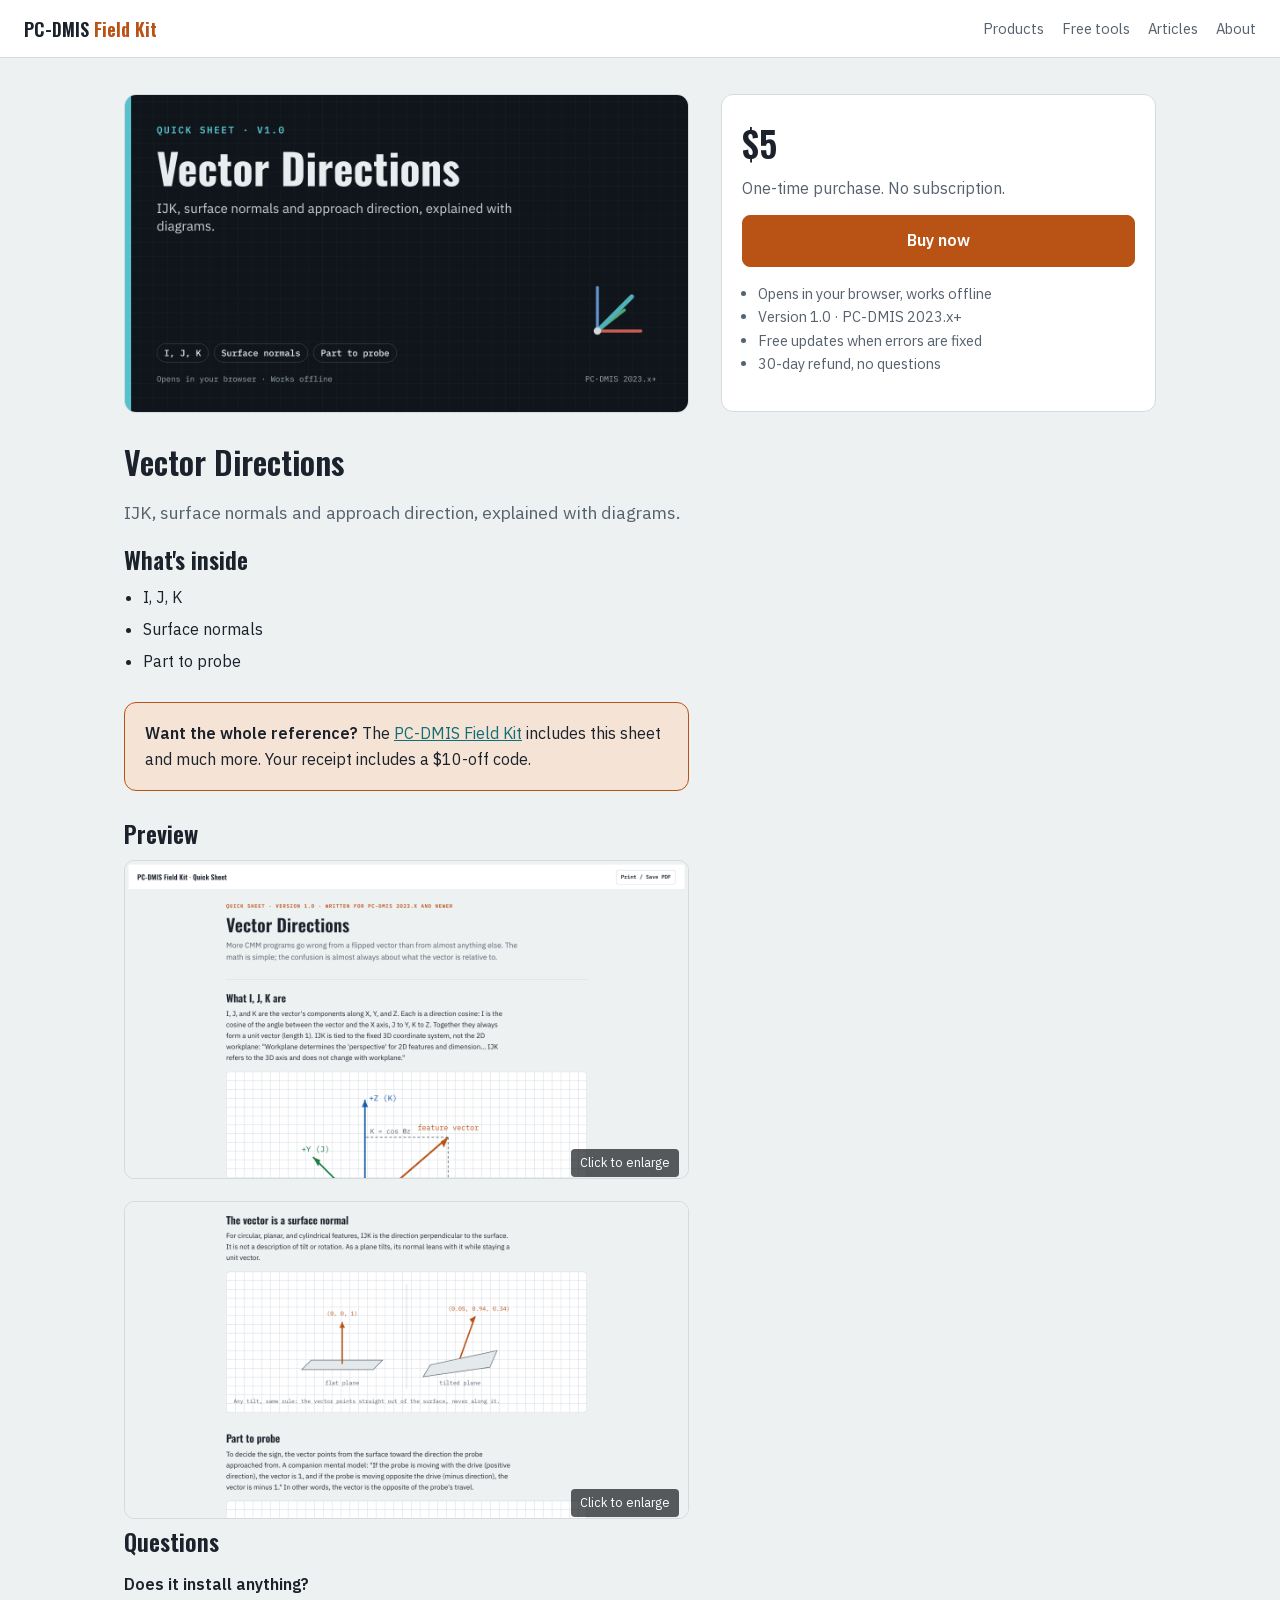
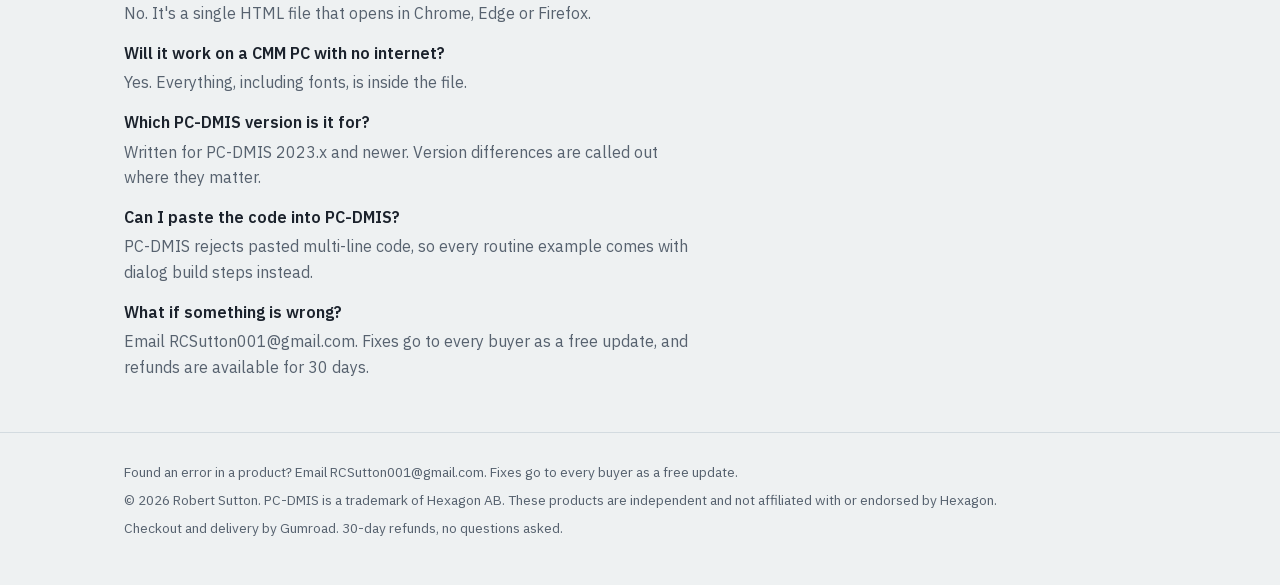
<file: products/vector-directions.html>
<!doctype html>
<html lang="en"><head><meta charset="utf-8"><meta name="viewport" content="width=device-width, initial-scale=1">
<title>Vector Directions for PC-DMIS · $5</title><meta name="description" content="IJK, surface normals and approach direction, explained with diagrams.">
<meta name="google-site-verification" content="bzEy3Ui7NA8Xgs6R21f8UiRoLVncOtZVGTRN4a4JuvA">
<link rel="canonical" href="https://robbmx07.github.io/pc-dmis-tools/products/vector-directions.html">
<meta property="og:title" content="Vector Directions for PC-DMIS · $5"><meta property="og:description" content="IJK, surface normals and approach direction, explained with diagrams.">
<meta property="og:type" content="website"><meta property="og:url" content="https://robbmx07.github.io/pc-dmis-tools/products/vector-directions.html"><meta property="og:image" content="https://robbmx07.github.io/pc-dmis-tools/img/vector-directions-cover.png">
<meta name="twitter:card" content="summary_large_image">
<link rel="stylesheet" href="../assets/fonts.css"><link rel="stylesheet" href="../assets/site.css"><script type="application/ld+json">{"@context": "https://schema.org", "@type": "Product", "name": "Vector Directions", "description": "IJK, surface normals and approach direction, explained with diagrams.", "image": "https://robbmx07.github.io/pc-dmis-tools/img/vector-directions-cover.png", "brand": {"@type": "Brand", "name": "PC-DMIS Field Kit"}, "offers": {"@type": "Offer", "price": "5", "priceCurrency": "USD", "availability": "https://schema.org/InStock", "url": "https://robbmx.gumroad.com/l/vector-directions"}}</script><script data-goatcounter="https://robbmxstore.goatcounter.com/count" async src="https://gc.zgo.at/count.js"></script>
</head><body>
<nav class="nav"><a class="brand" href="../index.html">PC-DMIS <span>Field Kit</span></a><span class="sp"></span>
<a class="l" href="../index.html#products">Products</a><a class="l" href="../tools/bonus-tolerance-calculator.html">Free tools</a><a class="l" href="../index.html#articles">Articles</a><a class="l" href="../index.html#about">About</a></nav>
<main class="wrap"><div class="prod"><div><img class="cover" src="../img/vector-directions-cover.png" alt="Vector Directions cover" width="1280" height="720">
<h1 style="margin-top:22px">Vector Directions</h1><p style="font-size:1.1rem;color:var(--muted)">IJK, surface normals and approach direction, explained with diagrams.</p>
<h2>What's inside</h2><ul class="ticks"><li>I, J, K</li><li>Surface normals</li><li>Part to probe</li></ul><div class="cta"><b>Want the whole reference?</b> The <a href="field-kit.html">PC-DMIS Field Kit</a> includes this sheet and much more. Your receipt includes a $10-off code.</div>
<h2>Preview</h2><div class="shots"><a class="zoom" href="../img/vector-directions-preview-1.png"><img src="../img/vector-directions-preview-1.png" alt="Vector Directions preview 1" loading="lazy" width="1280" height="720"></a><a class="zoom" href="../img/vector-directions-preview-2.png"><img src="../img/vector-directions-preview-2.png" alt="Vector Directions preview 2" loading="lazy" width="1280" height="720"></a></div>
<h2>Questions</h2><dl class="faq"><dt>Does it install anything?</dt><dd>No. It&#x27;s a single HTML file that opens in Chrome, Edge or Firefox.</dd><dt>Will it work on a CMM PC with no internet?</dt><dd>Yes. Everything, including fonts, is inside the file.</dd><dt>Which PC-DMIS version is it for?</dt><dd>Written for PC-DMIS 2023.x and newer. Version differences are called out where they matter.</dd><dt>Can I paste the code into PC-DMIS?</dt><dd>PC-DMIS rejects pasted multi-line code, so every routine example comes with dialog build steps instead.</dd><dt>What if something is wrong?</dt><dd>Email RCSutton001@gmail.com. Fixes go to every buyer as a free update, and refunds are available for 30 days.</dd></dl></div>
<aside class="buybox"><div class="p">$5</div><p style="margin:4px 0 14px;color:var(--muted)">One-time purchase. No subscription.</p>
<a class="btn" style="width:100%;justify-content:center" href="https://robbmx.gumroad.com/l/vector-directions?ref=site">Buy now</a>
<ul><li>Opens in your browser, works offline</li><li>Version 1.0 · PC-DMIS 2023.x+</li><li>Free updates when errors are fixed</li><li>30-day refund, no questions</li></ul></aside></div></main>
<footer class="foot"><div class="wrap"><p>Found an error in a product? Email RCSutton001@gmail.com. Fixes go to every buyer as a free update.</p>
<p>© 2026 Robert Sutton. PC-DMIS is a trademark of Hexagon AB. These products are independent and not affiliated with or endorsed by Hexagon.</p>
<p>Checkout and delivery by Gumroad. 30-day refunds, no questions asked.</p></div></footer>
<div class="lb" id="lb" hidden><span class="hint">Click the image for full size. Esc or click outside to close.</span><button class="x" type="button" aria-label="Close">Close ✕</button><img alt=""></div>
<script>(function(){var lb=document.getElementById('lb');if(!lb)return;var im=lb.querySelector('img');
function close(){lb.hidden=true;lb.classList.remove('full');im.src='';document.body.style.overflow=''}
document.addEventListener('click',function(e){var a=e.target.closest&&e.target.closest('a.zoom');if(a){e.preventDefault();im.src=a.href;im.alt=(a.querySelector('img')||{}).alt||'';lb.hidden=false;document.body.style.overflow='hidden';lb.querySelector('.x').focus();return}
if(!lb.hidden){if(e.target===im){lb.classList.toggle('full');e.stopPropagation();return}if(lb.contains(e.target))close()}});
document.addEventListener('keydown',function(e){if(e.key==='Escape'&&!lb.hidden)close()});})();</script>
</body></html>
</file>
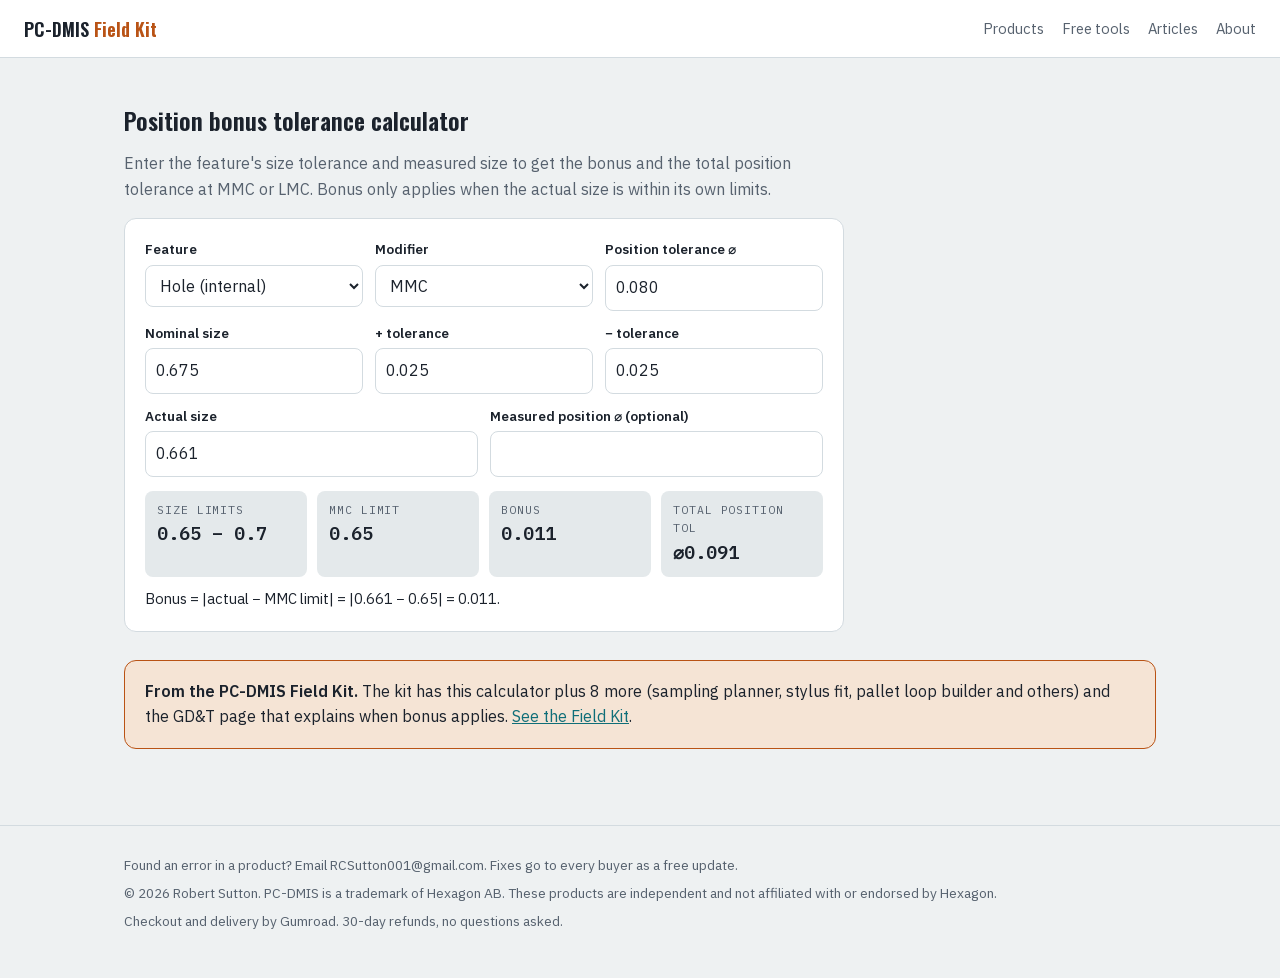
<file: tools/bonus-tolerance-calculator.html>
<!doctype html>
<html lang="en"><head><meta charset="utf-8"><meta name="viewport" content="width=device-width, initial-scale=1">
<title>Position bonus tolerance calculator (MMC / LMC) · free</title><meta name="description" content="Free position bonus tolerance calculator for MMC and LMC holes and pins: size limits, bonus, total position tolerance and pass/fail.">
<meta name="google-site-verification" content="bzEy3Ui7NA8Xgs6R21f8UiRoLVncOtZVGTRN4a4JuvA">
<link rel="canonical" href="https://robbmx07.github.io/pc-dmis-tools/tools/bonus-tolerance-calculator.html">
<meta property="og:title" content="Position bonus tolerance calculator (MMC / LMC) · free"><meta property="og:description" content="Free position bonus tolerance calculator for MMC and LMC holes and pins: size limits, bonus, total position tolerance and pass/fail.">
<meta property="og:type" content="website"><meta property="og:url" content="https://robbmx07.github.io/pc-dmis-tools/tools/bonus-tolerance-calculator.html"><meta property="og:image" content="https://robbmx07.github.io/pc-dmis-tools/img/field-kit-cover.png">
<meta name="twitter:card" content="summary_large_image">
<link rel="stylesheet" href="../assets/fonts.css"><link rel="stylesheet" href="../assets/site.css"><script data-goatcounter="https://robbmxstore.goatcounter.com/count" async src="https://gc.zgo.at/count.js"></script>
</head><body>
<nav class="nav"><a class="brand" href="../index.html">PC-DMIS <span>Field Kit</span></a><span class="sp"></span>
<a class="l" href="../index.html#products">Products</a><a class="l" href="../tools/bonus-tolerance-calculator.html">Free tools</a><a class="l" href="../index.html#articles">Articles</a><a class="l" href="../index.html#about">About</a></nav>
<main class="wrap"><section><h1>Position bonus tolerance calculator</h1><p style="max-width:70ch;color:var(--muted)">Enter the feature's size tolerance and measured size to get the bonus and the total position tolerance at MMC or LMC. Bonus only applies when the actual size is within its own limits.</p>
<div class="calc"><div class="row"><div><label for="t">Feature</label><select id="t"><option value="int">Hole (internal)</option><option value="ext">Pin / boss (external)</option></select></div><div><label for="m">Modifier</label><select id="m"><option>MMC</option><option>LMC</option></select></div><div><label for="pos">Position tolerance ⌀</label><input id="pos" type="number" step="any" value="0.080"></div></div>
<div class="row"><div><label for="nom">Nominal size</label><input id="nom" type="number" step="any" value="0.675"></div><div><label for="pl">+ tolerance</label><input id="pl" type="number" step="any" value="0.025"></div><div><label for="mi">− tolerance</label><input id="mi" type="number" step="any" value="0.025"></div></div>
<div class="row"><div><label for="act">Actual size</label><input id="act" type="number" step="any" value="0.661"></div><div><label for="dev">Measured position ⌀ (optional)</label><input id="dev" type="number" step="any" value=""></div></div>
<div class="out" id="out"></div><div class="msg" id="msg"></div></div>
<div class="cta"><b>From the PC-DMIS Field Kit.</b> The kit has this calculator plus 8 more (sampling planner, stylus fit, pallet loop builder and others) and the GD&amp;T page that explains when bonus applies. <a href="../products/field-kit.html">See the Field Kit</a>.</div></section></main>
<script>
(function(){function v(id){var x=parseFloat(document.getElementById(id).value);return isFinite(x)?x:NaN}
function f(x){return isFinite(x)?x.toFixed(4).replace(/0+$/,'').replace(/\.$/,''):'—'}
function run(){var t=document.getElementById('t').value,m=document.getElementById('m').value,nom=v('nom'),pl=Math.abs(v('pl')),mi=Math.abs(v('mi')),pos=v('pos'),act=v('act'),dev=v('dev'),o=document.getElementById('out'),g=document.getElementById('msg');
if([nom,pl,mi,pos,act].some(isNaN)){o.innerHTML='';g.textContent='Fill in the size, tolerances, position tolerance and actual size.';return}
var lo=nom-mi,hi=nom+pl,ref=(m==='MMC')===(t==='int')?lo:hi,ok=act>=lo-1e-9&&act<=hi+1e-9,b=ok?Math.abs(act-ref):NaN,tot=ok?pos+b:NaN;
var h='<div><span>Size limits</span><b>'+f(lo)+' – '+f(hi)+'</b></div><div><span>'+m+' limit</span><b>'+f(ref)+'</b></div><div><span>Bonus</span><b>'+(ok?f(b):'—')+'</b></div><div><span>Total position tol</span><b>'+(ok?'⌀'+f(tot):'—')+'</b></div>';
if(!isNaN(dev)&&ok)h+='<div><span>Measured ⌀'+f(dev)+'</span><b class="'+(dev<=tot+1e-9?'pass">PASS':'fail">FAIL')+'</b></div>';
o.innerHTML=h;g.innerHTML=ok?'Bonus = |actual − '+m+' limit| = |'+f(act)+' − '+f(ref)+'| = '+f(b)+'.':'<span class="fail">Actual size is outside its limits.</span> The feature rejects on size, so no bonus applies.'}
document.querySelectorAll('.calc input,.calc select').forEach(function(e){e.addEventListener('input',run);e.addEventListener('change',run)});run()})();
</script>
<footer class="foot"><div class="wrap"><p>Found an error in a product? Email RCSutton001@gmail.com. Fixes go to every buyer as a free update.</p>
<p>© 2026 Robert Sutton. PC-DMIS is a trademark of Hexagon AB. These products are independent and not affiliated with or endorsed by Hexagon.</p>
<p>Checkout and delivery by Gumroad. 30-day refunds, no questions asked.</p></div></footer>
<div class="lb" id="lb" hidden><span class="hint">Click the image for full size. Esc or click outside to close.</span><button class="x" type="button" aria-label="Close">Close ✕</button><img alt=""></div>
<script>(function(){var lb=document.getElementById('lb');if(!lb)return;var im=lb.querySelector('img');
function close(){lb.hidden=true;lb.classList.remove('full');im.src='';document.body.style.overflow=''}
document.addEventListener('click',function(e){var a=e.target.closest&&e.target.closest('a.zoom');if(a){e.preventDefault();im.src=a.href;im.alt=(a.querySelector('img')||{}).alt||'';lb.hidden=false;document.body.style.overflow='hidden';lb.querySelector('.x').focus();return}
if(!lb.hidden){if(e.target===im){lb.classList.toggle('full');e.stopPropagation();return}if(lb.contains(e.target))close()}});
document.addEventListener('keydown',function(e){if(e.key==='Escape'&&!lb.hidden)close()});})();</script>
</body></html>
</file>
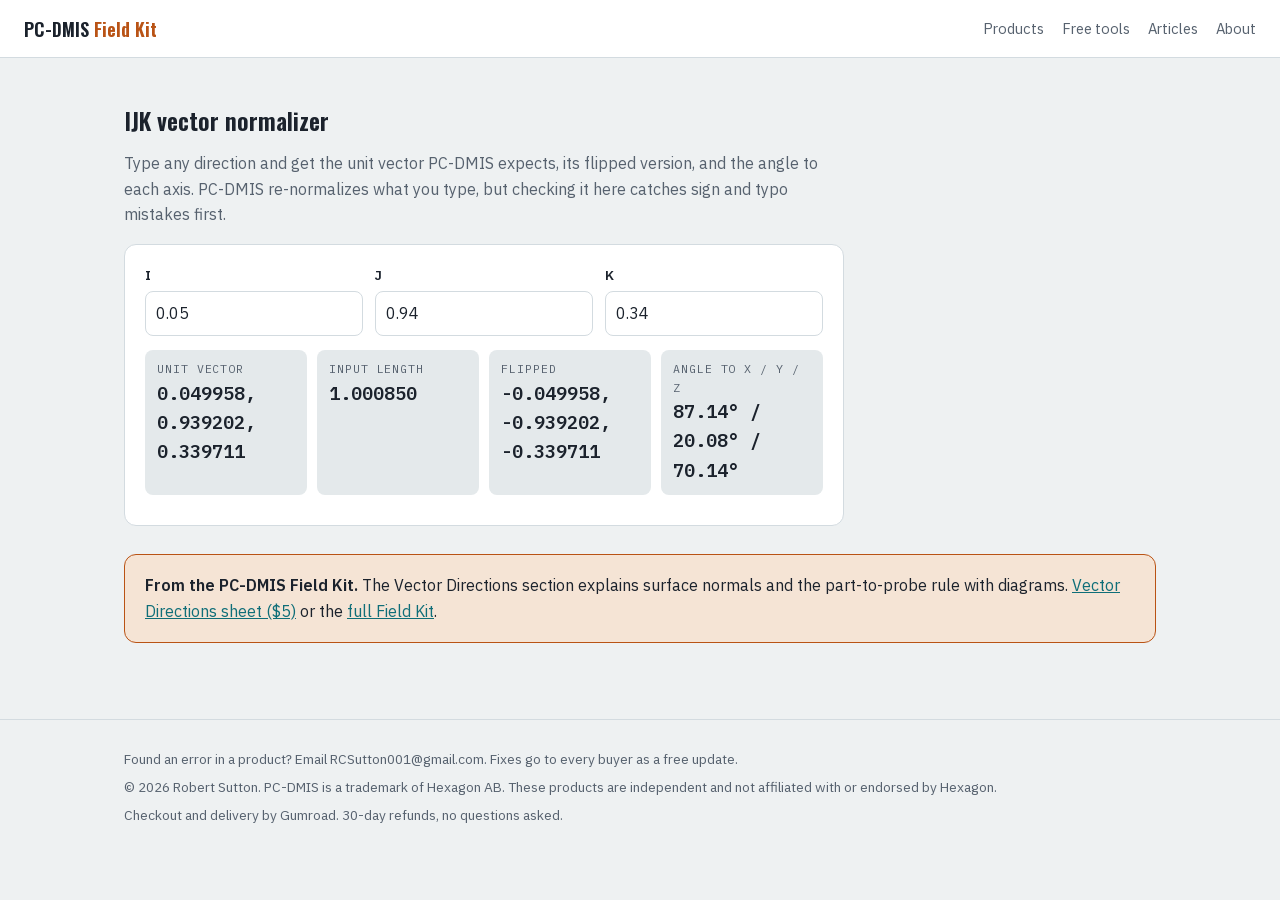
<file: tools/ijk-vector-normalizer.html>
<!doctype html>
<html lang="en"><head><meta charset="utf-8"><meta name="viewport" content="width=device-width, initial-scale=1">
<title>IJK vector normalizer for PC-DMIS · free</title><meta name="description" content="Free IJK unit vector calculator: normalize a direction, flip it, and see the angle to each axis before you type it into PC-DMIS.">
<meta name="google-site-verification" content="bzEy3Ui7NA8Xgs6R21f8UiRoLVncOtZVGTRN4a4JuvA">
<link rel="canonical" href="https://robbmx07.github.io/pc-dmis-tools/tools/ijk-vector-normalizer.html">
<meta property="og:title" content="IJK vector normalizer for PC-DMIS · free"><meta property="og:description" content="Free IJK unit vector calculator: normalize a direction, flip it, and see the angle to each axis before you type it into PC-DMIS.">
<meta property="og:type" content="website"><meta property="og:url" content="https://robbmx07.github.io/pc-dmis-tools/tools/ijk-vector-normalizer.html"><meta property="og:image" content="https://robbmx07.github.io/pc-dmis-tools/img/field-kit-cover.png">
<meta name="twitter:card" content="summary_large_image">
<link rel="stylesheet" href="../assets/fonts.css"><link rel="stylesheet" href="../assets/site.css"><script data-goatcounter="https://robbmxstore.goatcounter.com/count" async src="https://gc.zgo.at/count.js"></script>
</head><body>
<nav class="nav"><a class="brand" href="../index.html">PC-DMIS <span>Field Kit</span></a><span class="sp"></span>
<a class="l" href="../index.html#products">Products</a><a class="l" href="../tools/bonus-tolerance-calculator.html">Free tools</a><a class="l" href="../index.html#articles">Articles</a><a class="l" href="../index.html#about">About</a></nav>
<main class="wrap"><section><h1>IJK vector normalizer</h1><p style="max-width:70ch;color:var(--muted)">Type any direction and get the unit vector PC-DMIS expects, its flipped version, and the angle to each axis. PC-DMIS re-normalizes what you type, but checking it here catches sign and typo mistakes first.</p>
<div class="calc"><div class="row"><div><label for="i">I</label><input id="i" type="number" step="any" value="0.05"></div><div><label for="j">J</label><input id="j" type="number" step="any" value="0.94"></div><div><label for="k">K</label><input id="k" type="number" step="any" value="0.34"></div></div>
<div class="out" id="out"></div><div class="msg" id="msg"></div></div>
<div class="cta"><b>From the PC-DMIS Field Kit.</b> The Vector Directions section explains surface normals and the part-to-probe rule with diagrams. <a href="../products/vector-directions.html">Vector Directions sheet ($5)</a> or the <a href="../products/field-kit.html">full Field Kit</a>.</div></section></main>
<script>
(function(){function v(id){var x=parseFloat(document.getElementById(id).value);return isFinite(x)?x:NaN}
function f(x){return x.toFixed(6)}
function run(){var a=[v('i'),v('j'),v('k')],o=document.getElementById('out'),g=document.getElementById('msg');
if(a.some(isNaN)){o.innerHTML='';g.textContent='Enter numbers for I, J and K.';return}
var L=Math.sqrt(a[0]*a[0]+a[1]*a[1]+a[2]*a[2]);if(L<1e-12){o.innerHTML='';g.textContent='A zero vector has no direction. At least one value must be non-zero.';return}
var u=a.map(function(x){return x/L}),ang=u.map(function(x){return (Math.acos(Math.max(-1,Math.min(1,x)))*180/Math.PI).toFixed(2)+'°'});
o.innerHTML='<div><span>Unit vector</span><b>'+u.map(f).join(', ')+'</b></div><div><span>Input length</span><b>'+L.toFixed(6)+'</b></div><div><span>Flipped</span><b>'+u.map(function(x){return f(-x||0)}).join(', ')+'</b></div><div><span>Angle to X / Y / Z</span><b>'+ang.join(' / ')+'</b></div>';
g.textContent='';}
document.querySelectorAll('.calc input').forEach(function(e){e.addEventListener('input',run)});run()})();
</script>
<footer class="foot"><div class="wrap"><p>Found an error in a product? Email RCSutton001@gmail.com. Fixes go to every buyer as a free update.</p>
<p>© 2026 Robert Sutton. PC-DMIS is a trademark of Hexagon AB. These products are independent and not affiliated with or endorsed by Hexagon.</p>
<p>Checkout and delivery by Gumroad. 30-day refunds, no questions asked.</p></div></footer>
<div class="lb" id="lb" hidden><span class="hint">Click the image for full size. Esc or click outside to close.</span><button class="x" type="button" aria-label="Close">Close ✕</button><img alt=""></div>
<script>(function(){var lb=document.getElementById('lb');if(!lb)return;var im=lb.querySelector('img');
function close(){lb.hidden=true;lb.classList.remove('full');im.src='';document.body.style.overflow=''}
document.addEventListener('click',function(e){var a=e.target.closest&&e.target.closest('a.zoom');if(a){e.preventDefault();im.src=a.href;im.alt=(a.querySelector('img')||{}).alt||'';lb.hidden=false;document.body.style.overflow='hidden';lb.querySelector('.x').focus();return}
if(!lb.hidden){if(e.target===im){lb.classList.toggle('full');e.stopPropagation();return}if(lb.contains(e.target))close()}});
document.addEventListener('keydown',function(e){if(e.key==='Escape'&&!lb.hidden)close()});})();</script>
</body></html>
</file>
<file: assets/fonts.css>
/* Fonts: Oswald, IBM Plex Sans, IBM Plex Mono, Archivo. SIL Open Font License 1.1 (scripts.sil.org/OFL). Subset and embedded for offline use. */
@font-face{font-family:'Oswald';font-style:normal;font-weight:500;font-display:swap;src:url([data-uri]) format('woff')}
@font-face{font-family:'Oswald';font-style:normal;font-weight:600;font-display:swap;src:url([data-uri]) format('woff')}
@font-face{font-family:'Oswald';font-style:normal;font-weight:700;font-display:swap;src:url([data-uri]) format('woff')}
@font-face{font-family:'IBM Plex Sans';font-style:normal;font-weight:400;font-display:swap;src:url([data-uri]) format('woff')}
@font-face{font-family:'IBM Plex Sans';font-style:normal;font-weight:500;font-display:swap;src:url([data-uri]) format('woff')}
@font-face{font-family:'IBM Plex Sans';font-style:normal;font-weight:600;font-display:swap;src:url([data-uri]) format('woff')}
@font-face{font-family:'IBM Plex Sans';font-style:italic;font-weight:400;font-display:swap;src:url([data-uri]) format('woff')}
@font-face{font-family:'IBM Plex Mono';font-style:normal;font-weight:400;font-display:swap;src:url([data-uri]) format('woff')}
@font-face{font-family:'IBM Plex Mono';font-style:normal;font-weight:500;font-display:swap;src:url([data-uri]) format('woff')}
@font-face{font-family:'IBM Plex Mono';font-style:normal;font-weight:600;font-display:swap;src:url([data-uri]) format('woff')}
</file>
<file: assets/site.css>
:root{--bg:#eef1f2;--surface:#fff;--surface-2:#e4e9eb;--text:#1b222c;--muted:#57626f;--line:#d3dbe0;--accent:#b95315;--accent-soft:#f5e4d5;--accent-ink:#fff;--teal:#0f6e78;--teal-soft:#dcedee;--ok:#1f7a45;--ok-soft:#dcefe3;--bad:#b23a2c;--code:#e9eef0;--hero:#10151b;--hero-ink:#e8edf0;
--fd:"Oswald","Arial Narrow",Arial,sans-serif;--fb:"IBM Plex Sans",system-ui,-apple-system,"Segoe UI",sans-serif;--fm:"IBM Plex Mono",ui-monospace,Consolas,monospace}
@media (prefers-color-scheme:dark){:root{--bg:#10151b;--surface:#171d25;--surface-2:#1f2731;--text:#e8edf0;--muted:#9aa7b3;--line:#2b3541;--accent:#e08a45;--accent-soft:#3a2a1c;--accent-ink:#1a1008;--teal:#57c2cc;--teal-soft:#173238;--ok:#57b979;--ok-soft:#173222;--bad:#e2685a;--code:#1b232c;--hero:#0b0f14}}
*{box-sizing:border-box}img{max-width:100%;height:auto}body{margin:0;background:var(--bg);color:var(--text);font-family:var(--fb);font-size:16px;line-height:1.6}
a{color:var(--teal)}h1,h2,h3{font-family:var(--fd);font-weight:600;line-height:1.2;margin:0 0 .5em}
code{font-family:var(--fm);font-size:.9em;background:var(--code);padding:1px 5px;border-radius:4px;overflow-wrap:anywhere}
.nav{display:flex;align-items:center;gap:18px;padding:14px 24px;background:var(--surface);border-bottom:1px solid var(--line);position:sticky;top:0;z-index:5;flex-wrap:wrap}
.nav .brand{font-family:var(--fd);font-weight:600;font-size:1.15rem;color:var(--text);text-decoration:none}.nav .brand span{color:var(--accent)}
.nav .sp{flex:1}.nav a.l{color:var(--muted);text-decoration:none;font-size:.92rem}.nav a.l:hover{color:var(--text)}
.wrap{max-width:1080px;margin:0 auto;padding:0 24px}
.hero{background:var(--hero);color:var(--hero-ink);padding:64px 0 56px;background-image:repeating-linear-gradient(0deg,rgba(87,194,204,.07) 0 1px,transparent 1px 32px),repeating-linear-gradient(90deg,rgba(87,194,204,.07) 0 1px,transparent 1px 32px)}
.hero .eb{font-family:var(--fm);font-size:.8rem;letter-spacing:.14em;text-transform:uppercase;color:#e08a45;font-weight:600}
.hero h1{font-size:clamp(2.2rem,5vw,3.6rem);margin:12px 0 14px;color:#fff}.hero p{max-width:62ch;font-size:1.12rem;color:#c9d3da;margin:0 0 24px}
.btn{display:inline-flex;align-items:center;gap:8px;padding:12px 20px;border-radius:8px;font-weight:600;text-decoration:none;border:1.5px solid var(--accent);background:var(--accent);color:var(--accent-ink)}
.btn.ghost{background:transparent;color:inherit;border-color:currentColor}.btns{display:flex;gap:12px;flex-wrap:wrap}
section{padding:48px 0}.sec-h{display:flex;align-items:baseline;justify-content:space-between;gap:12px;flex-wrap:wrap;margin-bottom:18px}.sec-h p{margin:0;color:var(--muted)}
.grid{display:grid;grid-template-columns:repeat(auto-fill,minmax(250px,1fr));gap:18px}
.card{background:var(--surface);border:1px solid var(--line);border-radius:12px;overflow:hidden;display:flex;flex-direction:column;text-decoration:none;color:var(--text)}
.card img{width:100%;height:auto;aspect-ratio:16/9;object-fit:cover;display:block;background:var(--hero)}
.card .b{padding:14px 16px 16px;display:flex;flex-direction:column;gap:6px;flex:1}.card h3{font-size:1.15rem;margin:0}.card p{margin:0;color:var(--muted);font-size:.92rem}
.price{font-family:var(--fm);font-weight:600;margin-top:auto;padding-top:8px}.price.free{color:var(--ok)}
.feature{display:grid;grid-template-columns:1.1fr 1fr;gap:28px;align-items:center;background:var(--surface);border:1px solid var(--line);border-radius:14px;padding:24px}
.feature img{width:100%;border-radius:10px;border:1px solid var(--line)}
ul.ticks{padding-left:1.2em;margin:0 0 16px}ul.ticks li{margin:0 0 6px}
.note{border-left:3px solid var(--teal);background:var(--teal-soft);padding:12px 16px;border-radius:0 8px 8px 0;margin:18px 0}
.foot{border-top:1px solid var(--line);padding:28px 0 40px;color:var(--muted);font-size:.86rem}.foot p{margin:0 0 6px}
.prod{display:grid;grid-template-columns:1.3fr 1fr;gap:32px;align-items:start;padding:36px 0}
.prod img.cover{width:100%;border-radius:12px;border:1px solid var(--line)}
.buybox{background:var(--surface);border:1px solid var(--line);border-radius:12px;padding:20px;position:sticky;top:80px}
.buybox .p{font-family:var(--fd);font-size:2.2rem;font-weight:600}.buybox ul{padding-left:1.1em;color:var(--muted);font-size:.92rem}
.shots{display:grid;grid-template-columns:repeat(auto-fill,minmax(300px,1fr));gap:14px}.shots img{width:100%;border-radius:10px;border:1px solid var(--line)}
.faq dt{font-weight:600;margin-top:14px}.faq dd{margin:4px 0 0;color:var(--muted)}
article{max-width:72ch}article h2{margin-top:1.6em}article table{border-collapse:collapse;width:100%;font-size:.94rem;margin:12px 0}article th,article td{border-bottom:1px solid var(--line);padding:8px;text-align:left}
.cta{background:var(--accent-soft);border:1px solid var(--accent);border-radius:12px;padding:18px 20px;margin:28px 0}
.calc{background:var(--surface);border:1px solid var(--line);border-radius:12px;padding:20px;max-width:720px}
.calc .row{display:grid;grid-template-columns:repeat(auto-fit,minmax(150px,1fr));gap:12px;margin-bottom:12px}
.calc label{display:block;font-size:.84rem;font-weight:600;margin-bottom:4px}.calc input,.calc select{width:100%;padding:9px 10px;border-radius:8px;border:1px solid var(--line);background:var(--surface);color:var(--text);font:inherit}
.out{display:grid;grid-template-columns:repeat(auto-fit,minmax(150px,1fr));gap:10px;margin-top:14px}.out div{background:var(--surface-2);border-radius:8px;padding:10px 12px}.out span{display:block;font-family:var(--fm);font-size:.72rem;text-transform:uppercase;letter-spacing:.08em;color:var(--muted)}.out b{font-family:var(--fm);font-size:1.15rem}
.msg{margin-top:10px;font-size:.92rem}.pass{color:var(--ok);font-weight:700}.fail{color:var(--bad);font-weight:700}
@media (max-width:820px){.feature,.prod{grid-template-columns:1fr}.buybox{position:static}.nav{padding:12px 16px}.wrap{padding:0 16px}}

a.zoom{display:block;position:relative;cursor:zoom-in;border-radius:inherit}
a.zoom::after{content:"Click to enlarge";position:absolute;right:10px;bottom:10px;background:rgba(10,14,18,.78);color:#fff;font-size:.78rem;padding:4px 9px;border-radius:4px;opacity:.85;pointer-events:none}
a.zoom:hover::after,a.zoom:focus-visible::after{opacity:1}
a.zoom:focus-visible{outline:3px solid var(--accent,#3b82f6);outline-offset:3px}
.lb{position:fixed;inset:0;z-index:100;background:rgba(6,9,12,.92);display:flex;align-items:center;justify-content:center;padding:48px 16px 16px;cursor:zoom-out}
.lb[hidden]{display:none}
.lb img{max-width:100%;max-height:100%;width:auto;height:auto;object-fit:contain;box-shadow:0 10px 40px rgba(0,0,0,.6);background:#fff}
.lb.full{overflow:auto;align-items:flex-start;justify-content:flex-start;cursor:zoom-out}
.lb.full img{max-width:none;max-height:none;width:2560px}
.lb .x{position:fixed;top:10px;right:14px;background:#fff;color:#111;border:0;border-radius:6px;font:600 15px/1 system-ui,sans-serif;padding:9px 13px;cursor:pointer}
.lb .hint{position:fixed;top:16px;left:16px;color:#cfd6dc;font:13px system-ui,sans-serif}
</file>
